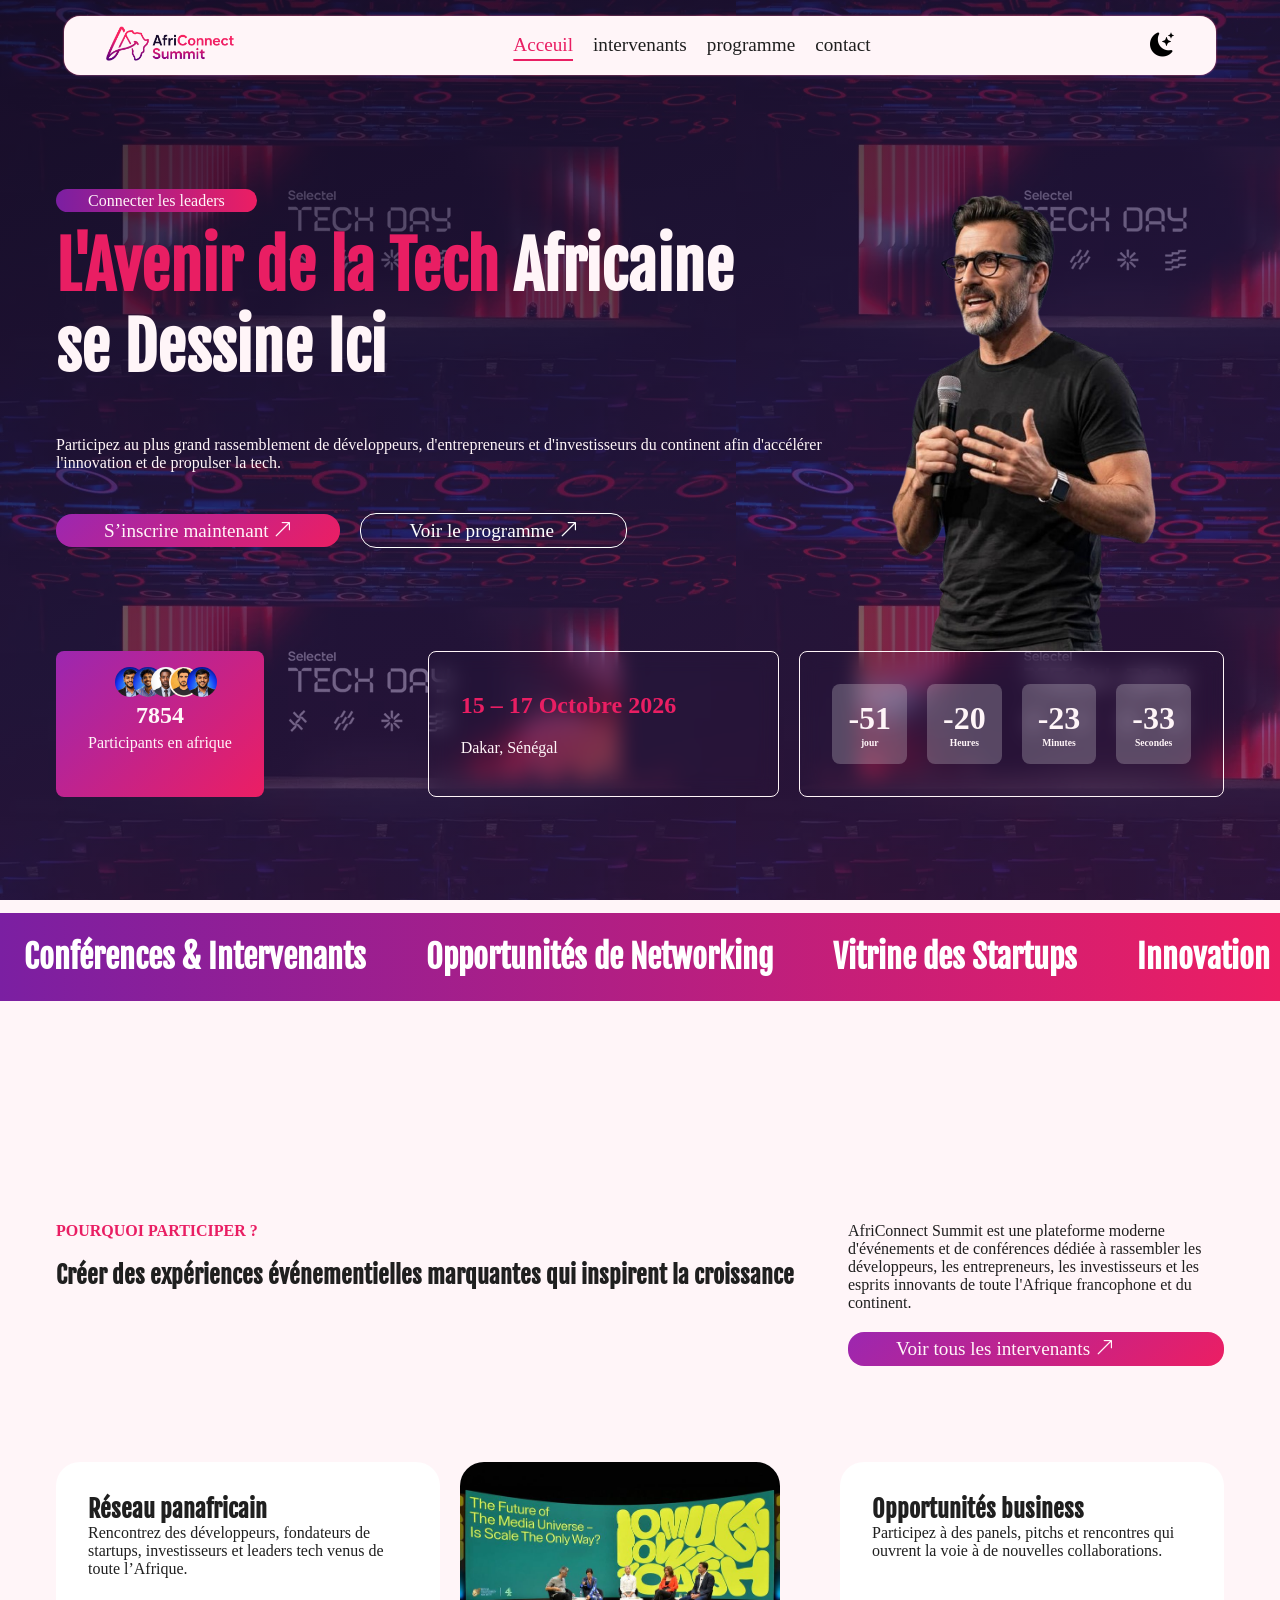
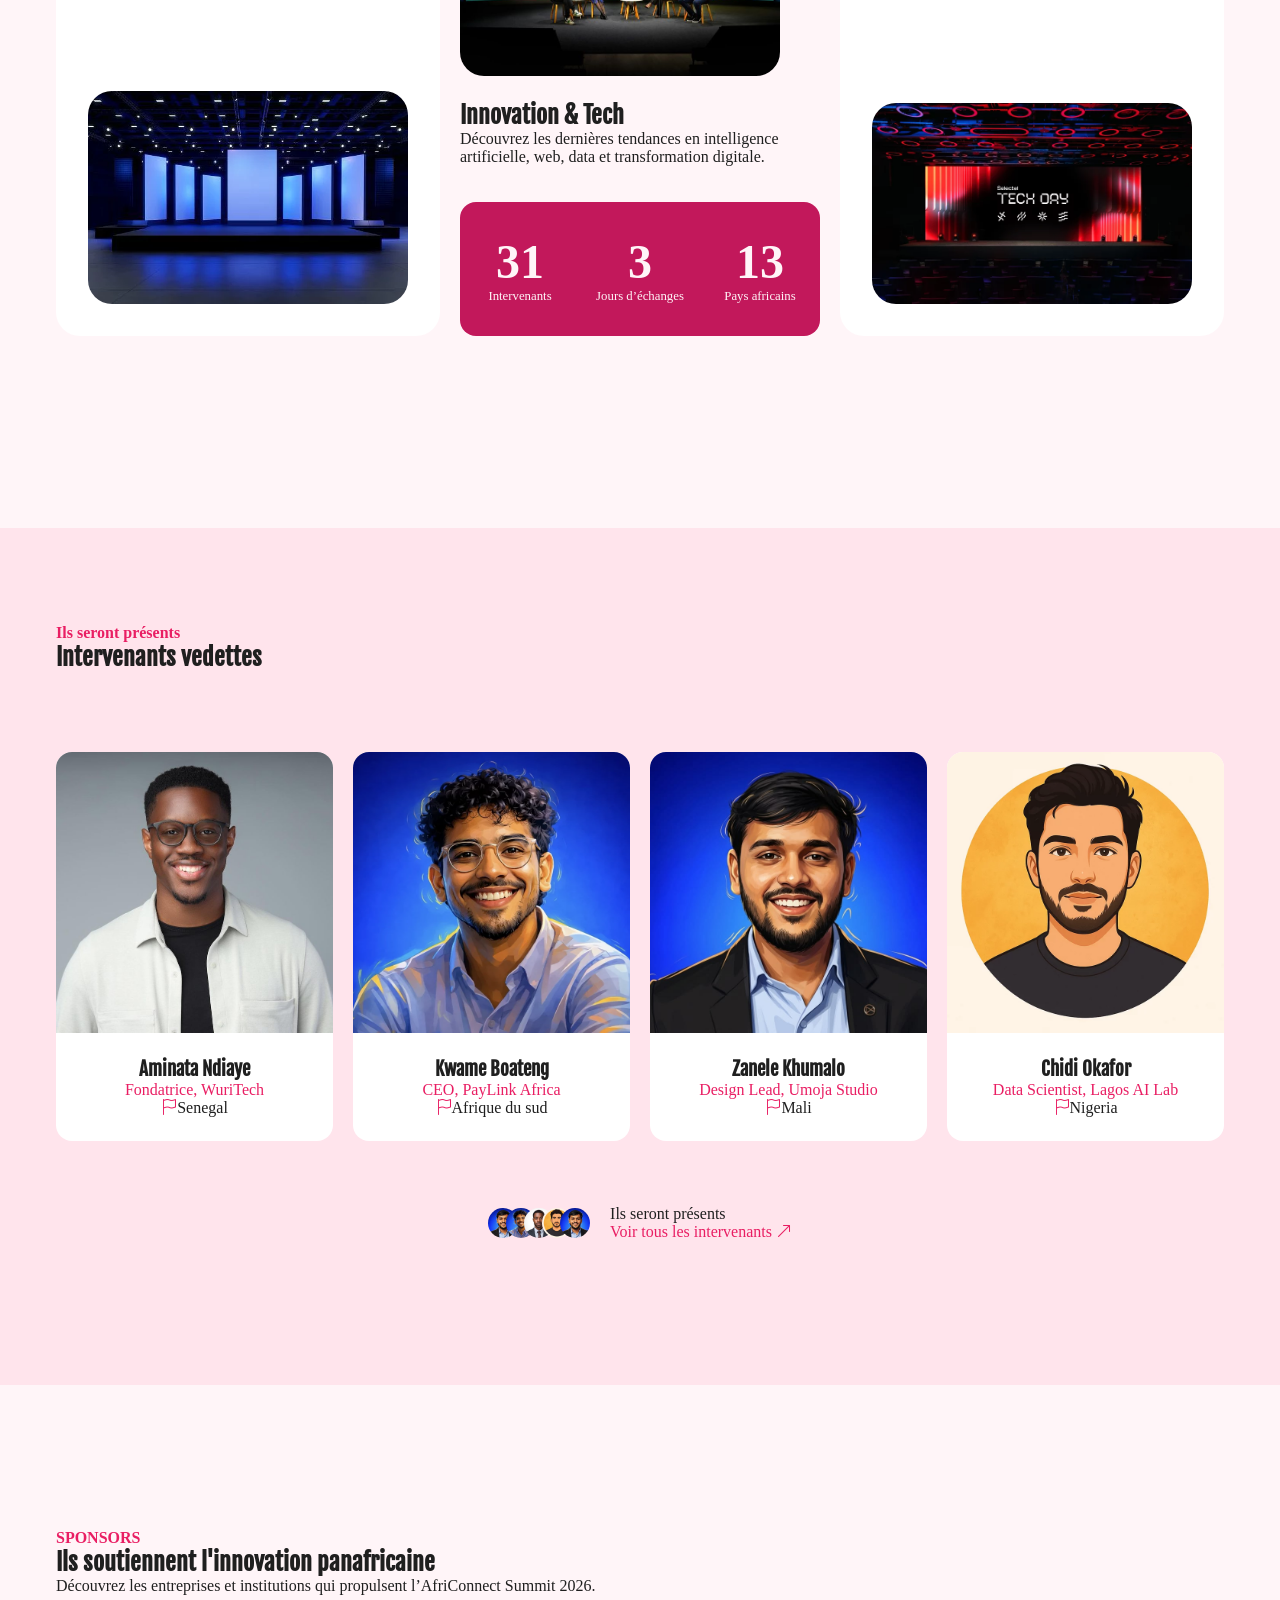
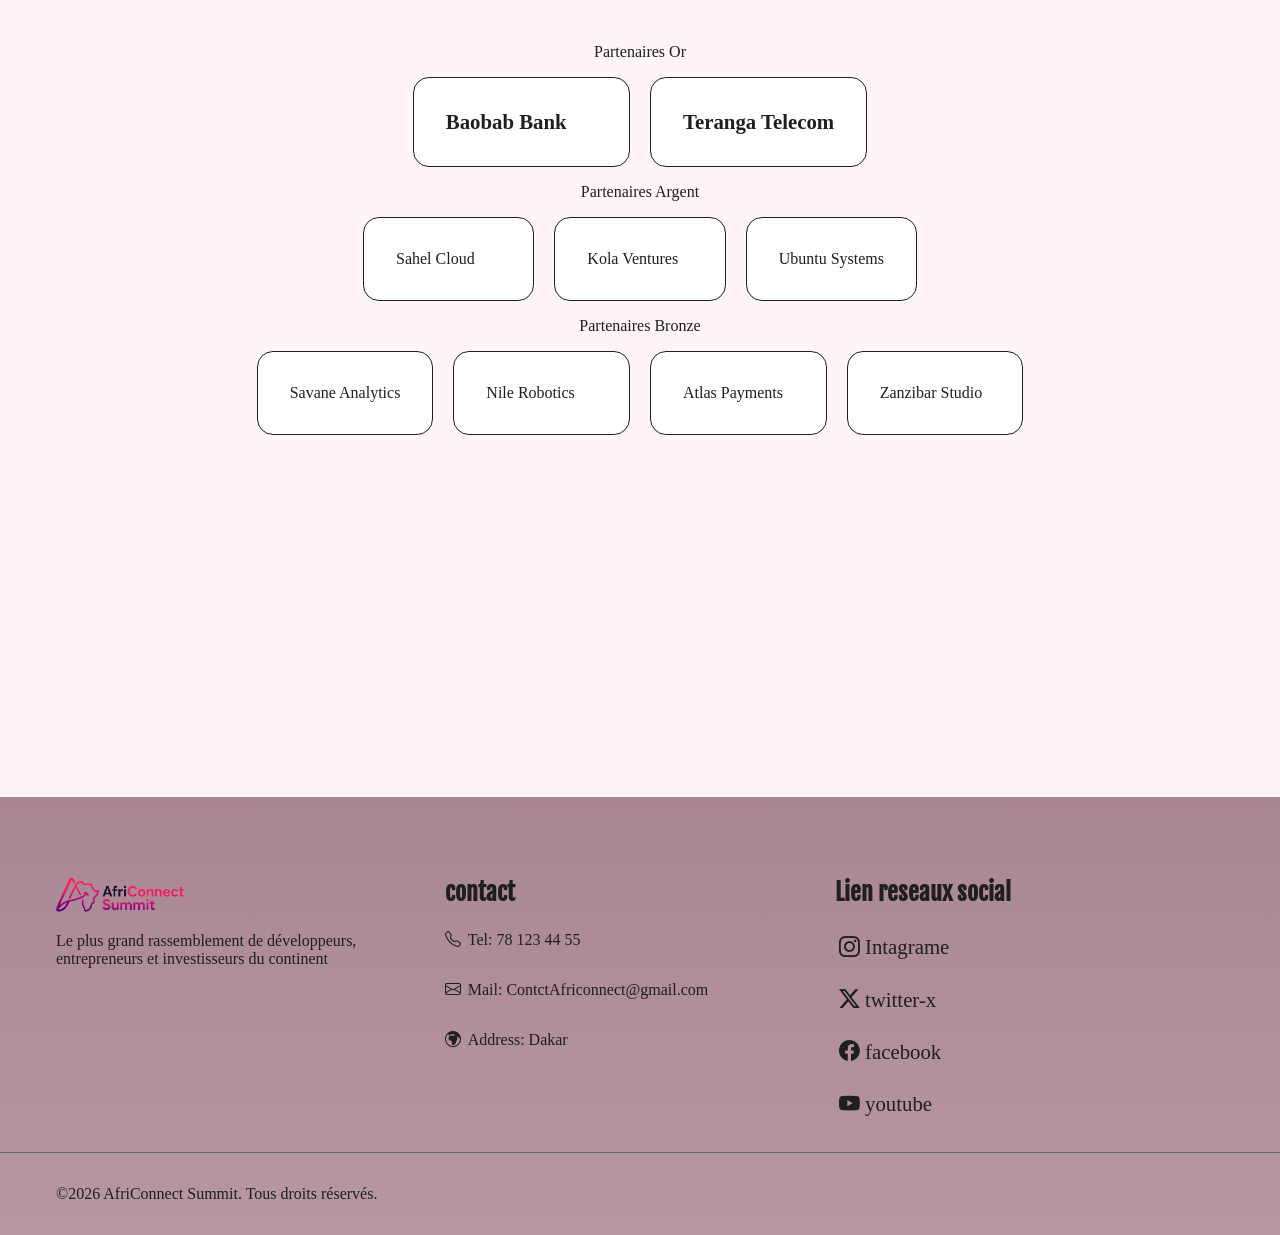
<file: index.html>
<!DOCTYPE html>
<html lang="fr">

<head>
    <meta charset="UTF-8">
    <meta name="viewport" content="width=device-width, initial-scale=1.0">
    <title>AfriConnect Summit 2026</title>
    <link rel="stylesheet" href="css/style.css" type="text/css">
    <link rel="icon" href="images/logo1.png" type="image/png">
    <link rel="stylesheet" href="https://cdn.jsdelivr.net/npm/bootstrap-icons@1.13.1/font/bootstrap-icons.min.css">
</head>

<body>
    <header>
        <div class="navbar">
            <a href="#" class="logo">
                <img src="image/logo1.png" alt="">
            </a>
            <nav class="link">
                <ul>
                    <li><a href="#" class="btnMenu active">Acceuil</a></li>
                    <li><a href="intervenants.html">intervenants</a></li>
                    <li><a href="programme.html">programme</a></li>
                    <li><a href="contact.html">contact</a></li>
                </ul>
            </nav>
            <div class="btnNavbar">
                <button class="brnDark">
                    <i class="bi bi-moon-stars-fill"></i>
                </button>
                <button class="burger">
                    <i class="bi bi-list"></i>
                </button>
            </div>
        </div>
        <!-- navbar mobile -->
        <div id="menuMobile" class="container">
            <nav class="linkMobile">
                <ul>
                    <li><a href="#" class="btnMenu active">Acceuil</a></li>
                    <li><a href="intervenants.html">intervenants</a></li>
                    <li><a href="programme.html">programme</a></li>
                    <li><a href="contact.html">contact</a></li>
                </ul>
            </nav>
        </div>
    </header>

    <main>
        <section class="hero container">
            <div class="confesc">
                <div>
                    <span class="spanLeaders">Connecter les leaders</span>
                    <h1 class="heroH1"><span class="spanColors">L'Avenir de la Tech</span> Africaine <br> se Dessine Ici
                    </h1>
                    <p>Participez au plus grand rassemblement de développeurs, d'entrepreneurs et d'investisseurs du
                        continent
                        afin d'accélérer <br> l'innovation et de propulser la tech.</p>

                    <ul class="btnHero">
                        <li><a href="#" class="btnPrimary">S’inscrire maintenant <i
                                    class="bi bi-arrow-up-right"></i></a></li>
                        <li><a href="programme.html" class="btnSecondary">Voir le programme <i
                                    class="bi bi-arrow-up-right"></i></a></li>
                    </ul>
                </div>
                <div class="confe">
                    <img src="image/confe.png" alt="">
                </div>
            </div>

            <div class="compteur">
                <div class="comptRebour">
                    <div class="grid1">
                        <div class="grid1Span1">
                            <span class="nbrspan1grid1">0</span>
                            <span class="grid1spn1lett">jour</span>
                        </div>
                        <div class="grid1Span1">
                            <span class="nbrspan1grid1">0</span>
                            <span class="grid1spn1lett">Heures</span>
                        </div>
                        <div class="grid1Span1">
                            <span class="nbrspan1grid1">0</span>
                            <span class="grid1spn1lett">Minutes</span>
                        </div>
                        <div class="grid1Span1">
                            <span class="nbrspan1grid1">0</span>
                            <span class="grid1spn1lett">Secondes</span>
                        </div>
                    </div>
                </div>

                <div class="grid2">
                    <span class="grid2Span">15 – 17 Octobre 2026</span>
                    <span>Dakar, Sénégal</span>
                </div>
                <div class="grid3">
                    <div>
                        <div class="avatar">
                            <img src="image/avatar1.jpg" alt="avatar1">
                            <img src="image/avatar2.png" alt="avatar2">
                            <img src="image/avatar3.jpg" alt="avatar3">
                            <img src="image/avatar4.webp" alt="avatar4">
                            <img src="image/avatar1.jpg" alt="avatar1">
                        </div>
                        <span data-nbr-i="10200" class="nbrIn nbrParticipant">0</span>
                        <span>Participants en afrique</span>
                    </div>
                </div>
            </div>
        </section>
        <div class="marque">
            <div>
                <h1>Conférences & Intervenants</h1>
                <h1>Opportunités de Networking</h1>
                <h1>Vitrine des Startups</h1>
                <h1>Innovation</h1>
                <h1>Révolution Digitale</h1>
                <h1>Partenariats</h1>

                <h1>Conférences & Intervenants</h1>
                <h1>Opportunités de Networking</h1>
                <h1>Vitrine des Startups</h1>
                <h1>Innovation</h1>
                <h1>Révolution Digitale</h1>
                <h1>Partenariats</h1>

                <h1>Conférences & Intervenants</h1>
                <h1>Opportunités de Networking</h1>
                <h1>Vitrine des Startups</h1>
                <h1>Innovation</h1>
                <h1>Révolution Digitale</h1>
                <h1>Partenariats</h1>

                <h1>Conférences & Intervenants</h1>
                <h1>Opportunités de Networking</h1>
                <h1>Vitrine des Startups</h1>
                <h1>Innovation</h1>
                <h1>Révolution Digitale</h1>
                <h1>Partenariats</h1>
            </div>
        </div>

        <section>
            <div class="container">
                <div class="sectionPour">
                    <div class="gridpour1">
                        <span>POURQUOI PARTICIPER ?</span>
                        <h1>Créer des expériences
                            événementielles marquantes qui inspirent la croissance</h1>
                    </div>
                    <div class="gridpour2">
                        <p>AfriConnect Summit est une plateforme moderne d'événements et de conférences dédiée à
                            rassembler
                            les développeurs, les entrepreneurs, les investisseurs et les esprits innovants de toute
                            l'Afrique francophone et du continent.</p>
                        <a href="intervenants.html" class="btnPrimary btnsecm">Voir tous les intervenants <i
                                class="bi bi-arrow-up-right"></i></a>
                    </div>
                </div>
                <div class="sectionPour2">
                    <div class="divGrir1">
                        <div>
                            <h2>Réseau panafricain</h2>
                            <p>
                                Rencontrez des développeurs, fondateurs de startups, investisseurs et leaders tech
                                venus
                                de
                                toute l’Afrique.
                            </p>
                        </div>
                        <img src="image/sect1.webp" alt="">
                    </div>
                    <div class="divGrir2">
                        <img src="image/sect2.jpg" alt="">
                        <div>
                            <h2>Innovation & Tech</h2>
                            <p>
                                Découvrez les dernières tendances en intelligence artificielle, web, data et
                                transformation
                                digitale.
                            </p>
                        </div>
                    </div>
                    <div class="divGrir3">
                        <div>
                            <h2>Opportunités business</h2>
                            <p>
                                Participez à des panels, pitchs et rencontres qui ouvrent la voie à de nouvelles
                                collaborations.
                            </p>
                        </div>
                        <img src="image/heroImg.webp" alt="">
                    </div>
                    <div class="divGrir4">
                        <div class="dvgrid4">
                            <span data-nbr-i="48" class="nbrIn dvgrid4Nbr">0</span>
                            <span class="dvgrid4Txt">Intervenants</span>
                        </div>
                        <div class="dvgrid4">
                            <span data-nbr-i="3" class="nbrIn dvgrid4Nbr">0</span>
                            <span class="dvgrid4Txt dvgrid4Txt2">Jours d’échanges</span>
                        </div>
                        <div class="dvgrid4">
                            <span data-nbr-i="13" class="nbrIn dvgrid4Nbr">0</span>
                            <span class="dvgrid4Txt">Pays africains</span>
                        </div>
                    </div>
                </div>
            </div>
        </section>
        <section class="sectionmod1">
            <div class="container">
                <div class="sectionPresence">
                    <span>Ils seront présents</span>
                    <h1>Intervenants vedettes</h1>
                    <div>
                        <article class="sceIntervenant">
                            <div>
                                <img src="image/avatar5.jpg" alt="avatar3">
                            </div>
                            <h3>Aminata Ndiaye</h3>
                            <p class="paraIntervene">Fondatrice, WuriTech</p>
                            <p class="paraIntervene2"><i class="bi bi-flag paraIntervene"></i>Senegal</p>
                        </article>
                        <article class="sceIntervenant">
                            <div>
                                <img src="image/avatar2.png" alt="avatar2">
                            </div>
                            <h3>Kwame Boateng</h3>
                            <p class="paraIntervene">CEO, PayLink Africa</p>
                            <p class="paraIntervene2"><i class="bi bi-flag paraIntervene"></i>Afrique du sud</p>
                        </article>
                        <article class="sceIntervenant">
                            <div>
                                <img src="image/avatar1.jpg" alt="avatar1">
                            </div>
                            <h3>Zanele Khumalo</h3>
                            <p class="paraIntervene">Design Lead, Umoja Studio</p>
                            <p class="paraIntervenep2"><i class="bi bi-flag paraIntervene"></i>Mali</p>
                        </article>
                        <article class="sceIntervenant">
                            <div>
                                <img src="image/avatar4.webp" alt="avatar4">
                            </div>
                            <h3>Chidi Okafor</h3>
                            <p class="paraIntervene">Data Scientist, Lagos AI Lab</p>
                            <p class="paraIntervene2"><i class="bi bi-flag paraIntervene"></i>Nigeria</p>
                        </article>
                    </div>
                </div>
                <div class="btnIntervenant">
                    <div class="avatar">
                        <img src="image/avatar1.jpg" alt="avatar1">
                        <img src="image/avatar2.png" alt="avatar2">
                        <img src="image/avatar3.jpg" alt="avatar3">
                        <img src="image/avatar4.webp" alt="avatar4">
                        <img src="image/avatar1.jpg" alt="avatar1">
                    </div>
                    <div class="btnIntervenant2">
                        <span>Ils seront présents</span>
                        <a href="intervenants.html" class="btnPrimar">Voir tous les intervenants
                            <i class="bi bi-arrow-up-right"></i>
                        </a>
                    </div>
                </div>
            </div>
        </section>
        <section>
            <div class="container">
                <div class="sectionSponsors">
                    <span>SPONSORS</span>
                    <h2>Ils soutiennent l'innovation panafricaine</h2>
                    <p>
                        Découvrez les entreprises et institutions qui propulsent l’AfriConnect Summit 2026.
                    </p>
                    <div>
                        <div>
                            <div class="txtPartenaire">Partenaires Or</div>
                            <div class="gridPartenaires1">
                                <div class="divpartenaire1"><span>Baobab Bank</span></div>
                                <div class="divpartenaire1"><span>Teranga Telecom</span></div>
                            </div>
                        </div>
                        <div>
                            <div class="txtPartenaire">Partenaires Argent</div>
                            <div class="gridPartenaires2">
                                <div class="divpartenaire1"><span>Sahel Cloud</span></div>
                                <div class="divpartenaire1"><span>Kola Ventures</span></div>
                                <div class="divpartenaire1"><span>Ubuntu Systems</span></div>
                            </div>
                        </div>
                        <div>
                            <div class="txtPartenaire">Partenaires Bronze</div>
                            <div class="gridPartenaires3">
                                <div class="divpartenaire1"><span>Savane Analytics</span></div>
                                <div class="divpartenaire1"><span>Nile Robotics</span></div>
                                <div class="divpartenaire1"><span>Atlas Payments</span></div>
                                <div class="divpartenaire1"><span>Zanzibar Studio</span></div>
                            </div>
                        </div>
                    </div>
                </div>
            </div>
        </section>
    </main>
    <footer>
        <div class="container">
            <div class="fotterLogo">
                <a href="#" class="logo">
                    <img src="image/logo1.png" alt="">
                </a>
                <p>
                    Le plus grand rassemblement de développeurs, entrepreneurs et investisseurs du continent
                </p>
            </div>
            <div>
                <h2>contact</h2>
                <div class="contfooter">
                    <div>
                        <i class="bi bi-telephone"></i>
                    </div>
                    <div>
                        <span>Tel:</span>
                        <span>78 123 44 55</span>
                    </div>
                </div>
                <div class="contfooter">
                    <div>
                        <i class="bi bi-envelope"></i>
                    </div>
                    <div>
                        <span>Mail:</span>
                        <span>ContctAfriconnect@gmail.com</span>
                    </div>
                </div>
                <div class="contfooter">
                    <div>
                        <i class="bi bi-globe-europe-africa"></i>
                    </div>
                    <div>
                        <span>Address:</span>
                        <span>Dakar</span>
                    </div>
                </div>
            </div>
            <div>
                <h2>Lien reseaux social</h2>
                <div class="linkSocial">
                    <a href="#" class="instagram">
                        <i class="bi bi-instagram"></i>
                        Intagrame
                    </a>
                    <a href="#" class="instagram">
                        <i class="bi bi-twitter-x"></i>
                        twitter-x
                    </a>
                    <a href="#" class="instagram">
                        <i class="bi bi-facebook"></i>
                        facebook
                    </a>
                    <a href="#" class="instagram">
                        <i class="bi bi-youtube"></i>
                        youtube
                    </a>
                </div>
            </div>
        </div>
        <div class="datfoot container">
            <p>©<span id="anneeActuelle"></span> AfriConnect Summit. Tous droits réservés.</p>
        </div>
    </footer>

    <button class="btnremonte">
        <i class="bi bi-arrow-up"></i>
    </button>
    <script src="js/main.js"></script>
</body>

</html>
</file>
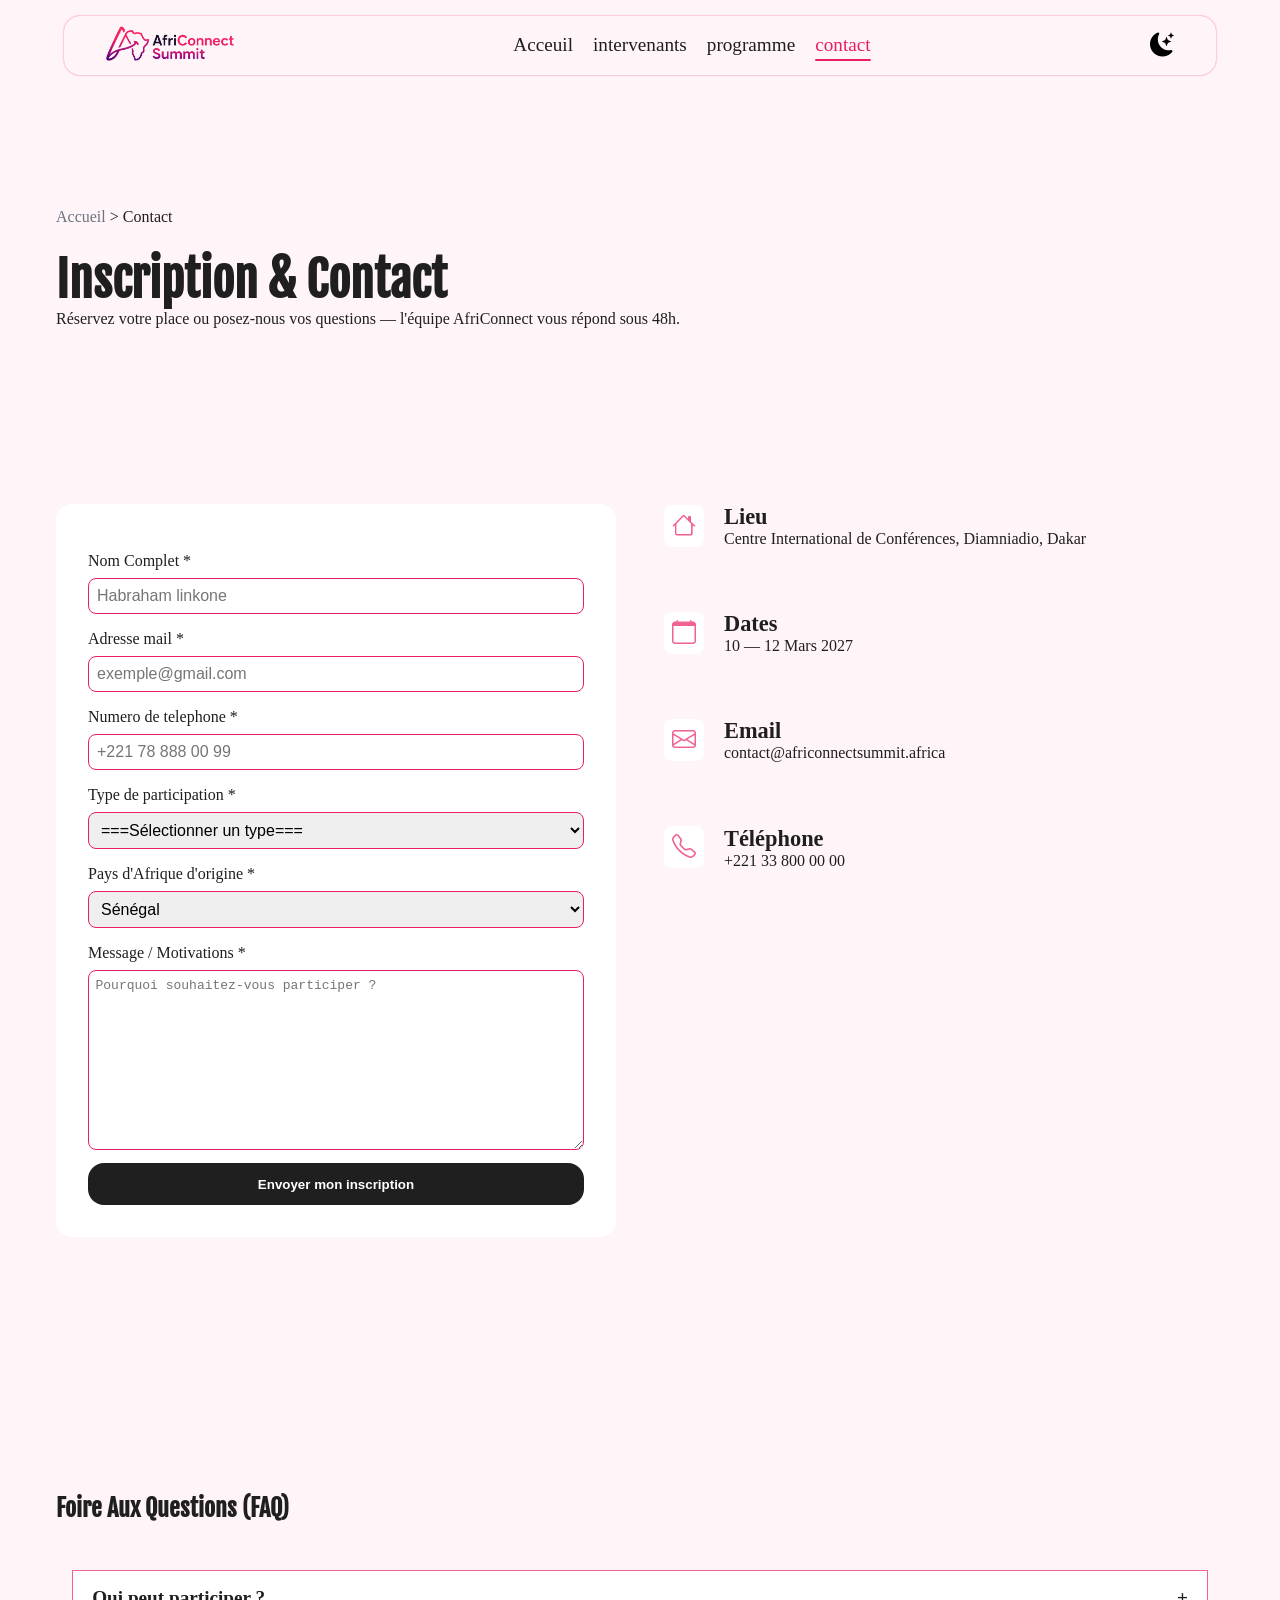
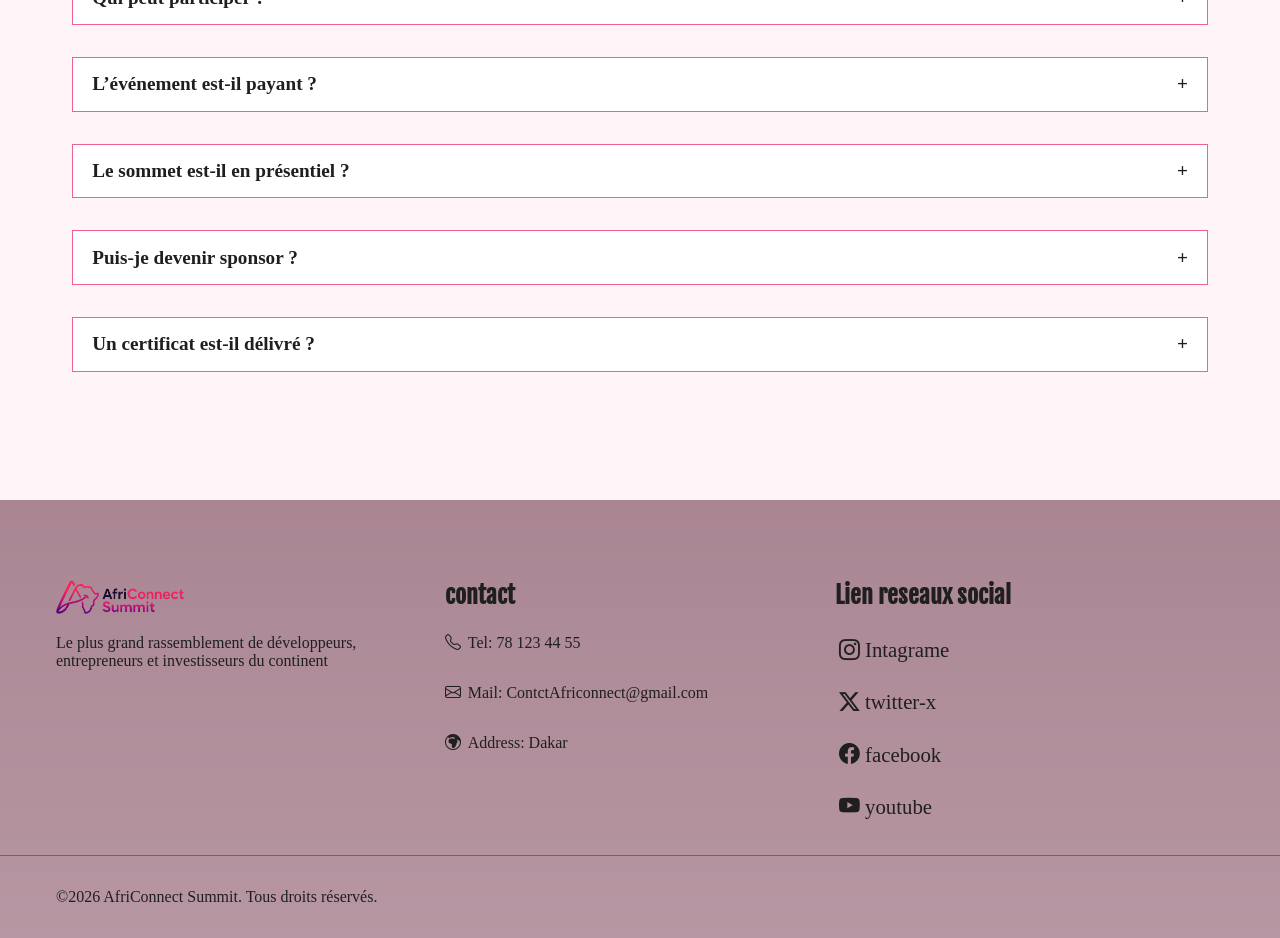
<file: contact.html>
<!DOCTYPE html>
<html lang="fr">

<head>
    <meta charset="UTF-8">
    <meta name="viewport" content="width=device-width, initial-scale=1.0">
    <title>Contact</title>
    <link rel="stylesheet" href="css/style.css" type="text/css">
    <link rel="icon" href="images/logo1.png" type="image/png">
    <link rel="stylesheet" href="https://cdn.jsdelivr.net/npm/bootstrap-icons@1.13.1/font/bootstrap-icons.min.css">
</head>

<body>
    <header>
        <div class="navbar">
            <a href="index.html" class="logo">
                <img src="image/logo1.png" alt="">
            </a>
            <nav class="link">
                <ul>
                    <li><a href="index.html">Acceuil</a></li>
                    <li><a href="intervenants.html">intervenants</a></li>
                    <li><a href="programme.html">programme</a></li>
                    <li><a href="#" class="btnMenu active">contact</a></li>
                </ul>
            </nav>
            <div class="btnNavbar">
                <button class="brnDark">
                    <i class="bi bi-moon-stars-fill"></i>
                </button>
                <button class="burger">
                    <i class="bi bi-list"></i>
                </button>
            </div>
        </div>
        <!-- navbar mobile -->
        <div id="menuMobile" class="container">
            <nav class="linkMobile">
                <ul>
                    <li><a href="#" class="btnMenu active">Acceuil</a></li>
                    <li><a href="intervenants.html">intervenants</a></li>
                    <li><a href="programme.html">programme</a></li>
                    <li><a href="contact.html">contact</a></li>
                </ul>
            </nav>
    </header>
    <main>
        <section>
            <div class="container">
                <div class="heroConatact">
                    <span><a href="index.html">Accueil</a> > Contact</span>
                    <h1>Inscription & Contact</h1>
                    <p>
                        Réservez votre place ou posez-nous vos questions — l'équipe AfriConnect vous répond sous 48h.
                    </p>
                </div>
            </div>
        </section>
        <section>
            <div class="container sectionContact">
                <form action="" class="formulaire">
                    <div class="sectContact">
                        <label for="">Nom Complet *</label>
                        <input type="text" id="nomUser" placeholder="Habraham linkone">
                        <p class="erreurNom textDanger">
                            erreur : votre nom doit etre superrieur ou egale a 2 caractere
                        </p>
                    </div>
                    <div class="sectContact">
                        <label for="">Adresse mail *</label>
                        <input type="email" id="mailUser" placeholder="exemple@gmail.com">
                        <p class="erreurMail textDanger">
                            erreur : le mail saisi est incorrect
                        </p>
                    </div>
                    <div class="sectContact">
                        <label for="">Numero de telephone *</label>
                        <input type="tel" id="telUser" placeholder="+221 78 888 00 99">
                        <p class="erreurTel textDanger">
                            erreur : le tel saisi est incorrect
                        </p>
                    </div>
                    <div class="sectContact">
                        <label for="">Type de participation *</label>
                        <select name="">
                            <option value="">===Sélectionner un type===</option>
                            <option value="">Participant Standard (Accès conférences)</option>
                            <option value="">Premium Pass (Conférences + Workshops)</option>
                            <option value="">Étudiant / Chercheur</option>
                            <option value="">Investisseur / Corporate</option>
                        </select>
                    </div>
                    <div class="sectContact">
                        <label for="">Pays d'Afrique d'origine *</label>
                        <select name="">
                            <option value="">Sénégal</option>
                            <option value="">Mali</option>
                            <option value="">Côte d'Ivoire</option>
                            <option value="">Cameroun</option>
                            <option value="">Bénin</option>
                            <option value="">Togo</option>
                            <option value="">Burkina Faso</option>
                            <option value="">Maroc</option>
                            <option value="">Tunisie</option>
                            <option value="">Gabon</option>
                        </select>
                    </div>
                    <div class="sectContact">
                        <label for="message">Message / Motivations *</label>
                        <textarea id="message" placeholder="Pourquoi souhaitez-vous participer ?"></textarea>
                        <p class="erreurMessage textDanger">
                            erreur : messge doit etre plus de 20 caractere
                        </p>
                    </div>
                    <div class="btnSendInscription">
                        <button type="submit">Envoyer mon inscription</button>
                    </div>
                    <div class="mesVal1">
                        <strong>Votre message a ete envoye avec succes!</strong>
                    </div>
                </form>
                <div class="parAdr">
                    <div class="adr">
                        <div>
                            <i class="bi bi-house"></i>
                        </div>
                        <div>
                            <strong>Lieu</strong>
                            <p>Centre International de Conférences, Diamniadio, Dakar</p>
                        </div>
                    </div>
                    <div class="adr">
                        <div>
                            <i class="bi bi-calendar"></i>
                        </div>
                        <div>
                            <strong>Dates</strong>
                            <p>10 — 12 Mars 2027</p>
                        </div>
                    </div>
                    <div class="adr">
                        <div>
                            <i class="bi bi-envelope"></i>
                        </div>
                        <div>
                            <strong>Email</strong>
                            <p>contact@africonnectsummit.africa</p>
                        </div>
                    </div>
                    <div class="adr">
                        <div>
                            <i class="bi bi-telephone"></i>
                        </div>
                        <div>
                            <strong>Téléphone</strong>
                            <p>+221 33 800 00 00</p>
                        </div>
                    </div>
                    <div class="iframSec">
                        <iframe
                            src="https://www.google.com/maps/embed?pb=!1m18!1m12!1m3!1d491292.5899650402!2d-23.69201659062501!3d15.844853750725772!2m3!1f0!2f0!3f0!3m2!1i1024!2i768!4f13.1!3m3!1m2!1s0x9358f2159115131%3A0x6b1af236f918ea1f!2sCabo%20Verde!5e0!3m2!1sen!2ssn!4v1783252467214!5m2!1sen!2ssn"
                            width="400" height="300" style="border:0;" allowfullscreen="" loading="lazy"
                            referrerpolicy="strict-origin-when-cross-origin"></iframe>
                    </div>
                </div>
            </div>
        </section>

        <section>
            <div class="container">
                <div class="faq">
                    <h2>Foire Aux Questions (FAQ)</h2>
                    <div class="faqItem">
                        <input type="checkbox" id="faq1">
                        <label for="faq1">
                            Qui peut participer ?
                        </label>
                        <div class="faqContent">
                            <p>
                                Toute personne intéressée par la tech et l’innovation en Afrique.
                            </p>
                        </div>
                    </div>
                    <div>
                        <div class="faqItem">
                            <input type="checkbox" id="faq2">
                            <label for="faq2">
                                L’événement est-il payant ?
                            </label>
                            <div class="faqContent">
                                <p>
                                    Oui, avec des passes standards et premium.
                                </p>
                            </div>
                        </div>
                        <div class="faqItem">
                            <input type="checkbox" id="faq3">
                            <label for="faq3">
                                Le sommet est-il en présentiel ?
                            </label>
                            <div class="faqContent">
                                <p>
                                    Oui, avec certaines sessions retransmises en ligne.
                                </p>
                            </div>
                        </div>
                        <div class="faqItem">
                            <input type="checkbox" id="faq4">
                            <label for="faq4">
                                Puis-je devenir sponsor ?
                            </label>
                            <div class="faqContent">
                                <p>
                                    Oui, contactez-nous via le formulaire.
                                </p>
                            </div>
                        </div>
                        <div class="faqItem">
                            <input type="checkbox" id="faq5">
                            <label for="faq5">
                                Un certificat est-il délivré ?
                            </label>
                            <div class="faqContent">
                                <p>
                                    Oui, à la fin de l’événement.
                                </p>
                            </div>
                        </div>
                    </div>
                </div>
        </section>
    </main>
    <footer>
        <div class="container">
            <div class="fotterLogo">
                <a href="#" class="logo">
                    <img src="image/logo1.png" alt="">
                </a>
                <p>
                    Le plus grand rassemblement de développeurs, entrepreneurs et investisseurs du continent
                </p>
            </div>
            <div>
                <h2>contact</h2>
                <div class="contfooter">
                    <div>
                        <i class="bi bi-telephone"></i>
                    </div>
                    <div>
                        <span>Tel:</span>
                        <span>78 123 44 55</span>
                    </div>
                </div>
                <div class="contfooter">
                    <div>
                        <i class="bi bi-envelope"></i>
                    </div>
                    <div>
                        <span>Mail:</span>
                        <span>ContctAfriconnect@gmail.com</span>
                    </div>
                </div>
                <div class="contfooter">
                    <div>
                        <i class="bi bi-globe-europe-africa"></i>
                    </div>
                    <div>
                        <span>Address:</span>
                        <span>Dakar</span>
                    </div>
                </div>
            </div>
            <div>
                <h2>Lien reseaux social</h2>
                <div class="linkSocial">
                    <a href="#" class="instagram">
                        <i class="bi bi-instagram"></i>
                        Intagrame
                    </a>
                    <a href="#" class="instagram">
                        <i class="bi bi-twitter-x"></i>
                        twitter-x
                    </a>
                    <a href="#" class="instagram">
                        <i class="bi bi-facebook"></i>
                        facebook
                    </a>
                    <a href="#" class="instagram">
                        <i class="bi bi-youtube"></i>
                        youtube
                    </a>
                </div>
            </div>
        </div>
        <div class="datfoot container">
            <p>©<span id="anneeActuelle"></span> AfriConnect Summit. Tous droits réservés.</p>
        </div>
    </footer>

    <button class="btnremonte">
        <i class="bi bi-arrow-up"></i>
    </button>

    <script src="js/main.js"></script>
</body>

</html>
</file>
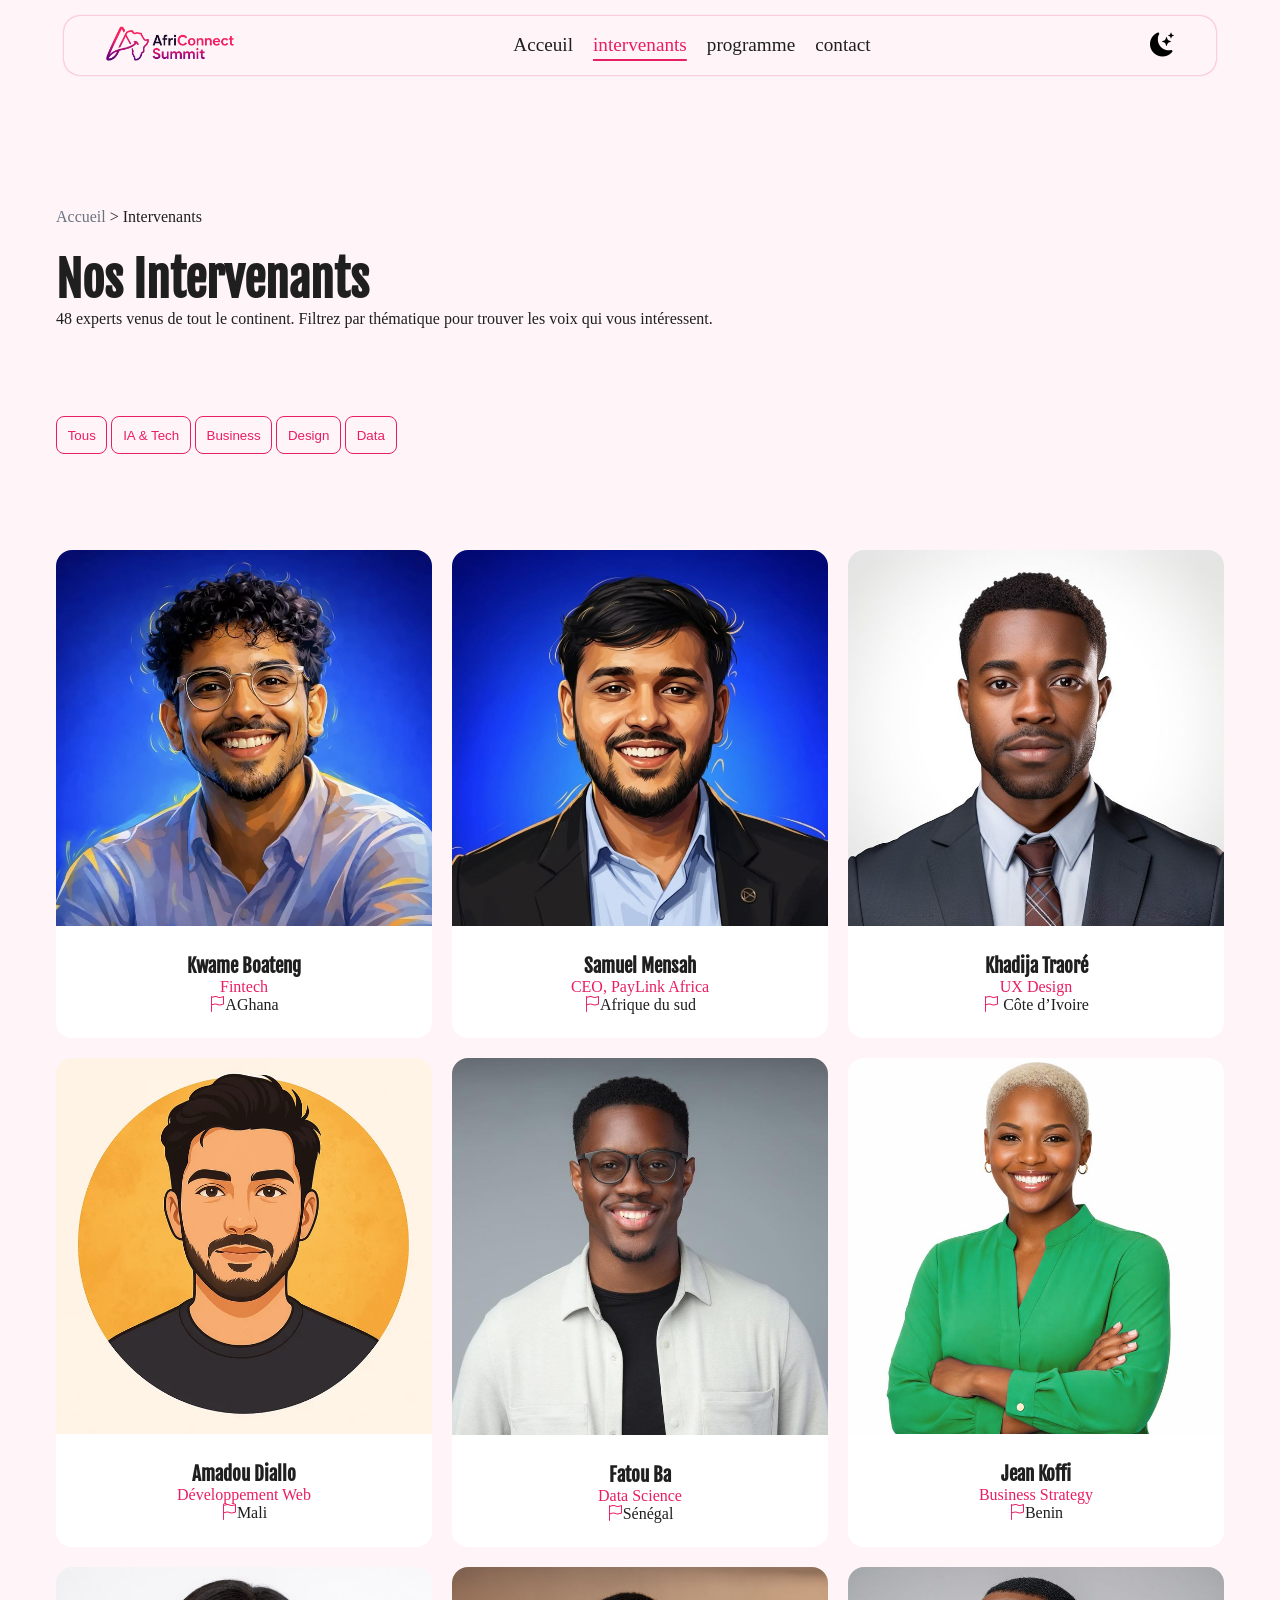
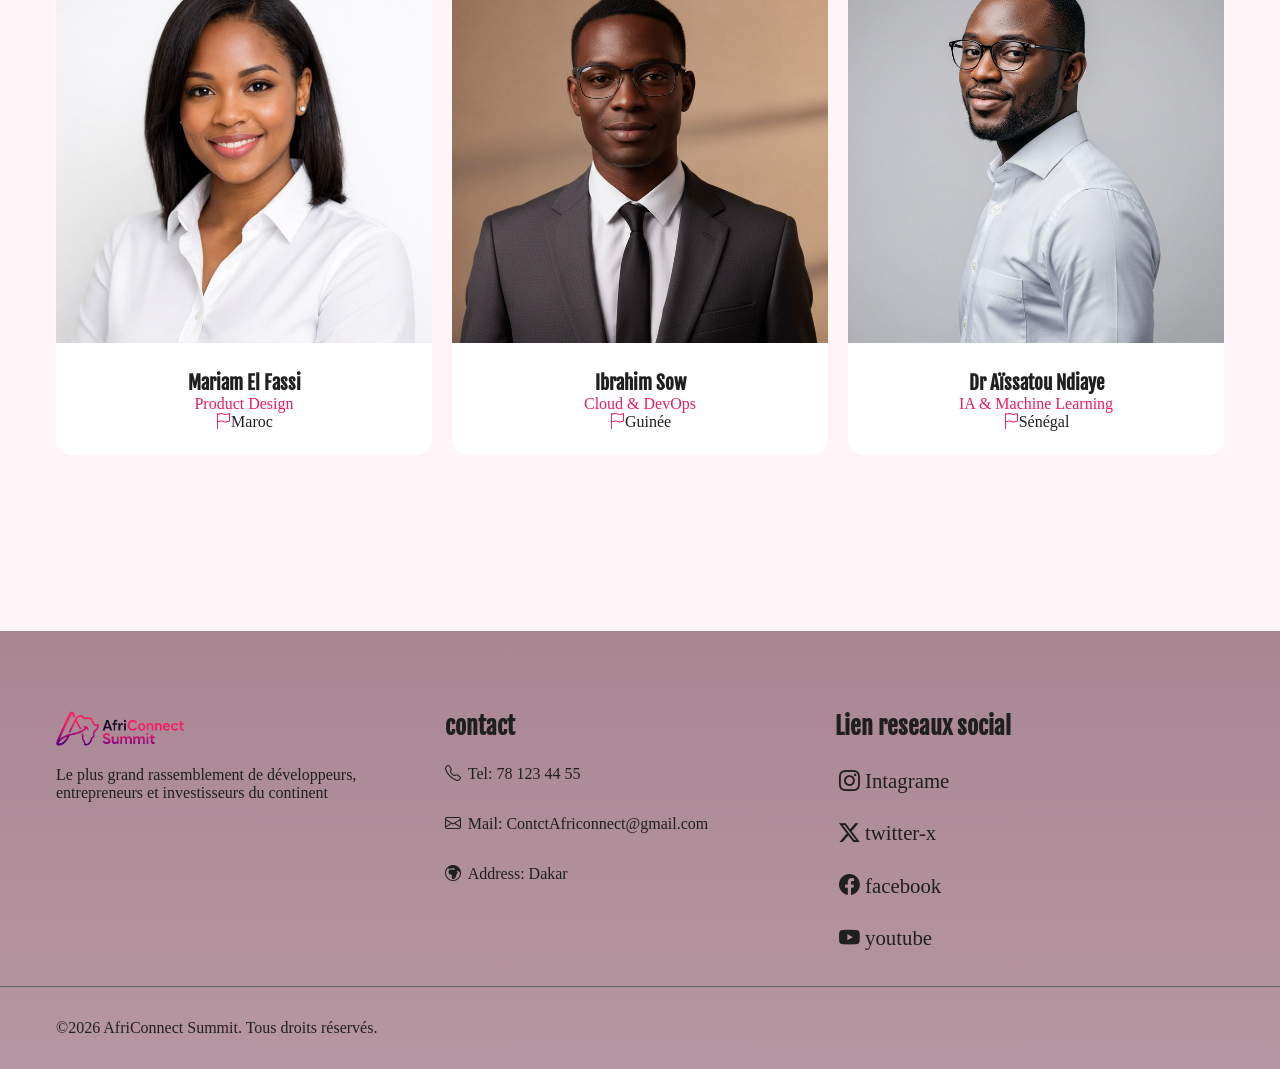
<file: intervenants.html>
<!DOCTYPE html>
<html lang="fr">

<head>
    <meta charset="UTF-8">
    <meta name="viewport" content="width=device-width, initial-scale=1.0">
    <title>Intervenants 2026</title>
    <link rel="stylesheet" href="css/style.css" type="text/css">
    <link rel="icon" href="images/logo1.png" type="image/png">
    <link rel="stylesheet" href="https://cdn.jsdelivr.net/npm/bootstrap-icons@1.13.1/font/bootstrap-icons.min.css">
</head>

<body>
    <header>
        <div class="navbar">
            <a href="index.html" class="logo">
                <img src="image/logo1.png" alt="">
            </a>
            <nav class="link">
                <ul>
                    <li><a href="index.html">Acceuil</a></li>
                    <li><a href="#" class="btnMenu active">intervenants</a></li>
                    <li><a href="programme.html">programme</a></li>
                    <li><a href="contact.html">contact</a></li>
                </ul>
            </nav>
            <div class="btnNavbar">
                <button class="brnDark">
                    <i class="bi bi-moon-stars-fill"></i>
                </button>
                <button class="burger">
                    <i class="bi bi-list"></i>
                </button>
            </div>
        </div>
        <!-- navbar mobile -->
        <div id="menuMobile" class="container">
            <nav class="linkMobile">
                <ul>
                    <li><a href="#" class="btnMenu active">Acceuil</a></li>
                    <li><a href="intervenants.html">intervenants</a></li>
                    <li><a href="programme.html">programme</a></li>
                    <li><a href="contact.html">contact</a></li>
                </ul>
            </nav>
    </header>
    <main>
        <section>
            <div class="container">
                <div class="heroInert">
                    <span><a href="index.html">Accueil</a> > Intervenants</span>
                    <h1>Nos Intervenants</h1>
                    <p>
                        48 experts venus de tout le continent. Filtrez par thématique pour trouver les voix qui vous
                        intéressent.
                    </p>
                </div>
            </div>
        </section>
        <div class="container">
            <div class="btnsearch">
                <button class="btnFiltre" data-category="tous">Tous</button>
                <button class="btnFiltre" data-category="ia_tech">IA & Tech</button>
                <button class="btnFiltre" data-category="Business">Business</button>
                <button class="btnFiltre" data-category="design">Design</button>
                <button class="btnFiltre" data-category="data">Data</button>
            </div>
        </div>
        <section>
            <div class="container">
                <h1 class="d-no">africonnectsummit</h1>
                <h2 class="d-no">africonnectsummit</h2>
                <div class="allIntervenants">
                    <article data-category="Business" class="sceIntervenant sceIntervenantAnime">
                        <div>
                            <img src="image/avatar2.png" alt="avatar2">
                        </div>
                        <h3>Kwame Boateng</h3>
                        <p class="paraIntervene">Fintech </p>
                        <p class="paraIntervene2"><i class="bi bi-flag paraIntervene"></i>AGhana</p>
                    </article>
                    <article data-category="ia_tech" class="sceIntervenant sceIntervenantAnime">
                        <div>
                            <img src="image/avatar1.jpg" alt="avatar1">
                        </div>
                        <h3>Samuel Mensah</h3>
                        <p class="paraIntervene">CEO, PayLink Africa</p>
                        <p class="paraIntervene2"><i class="bi bi-flag paraIntervene"></i>Afrique du sud</p>
                    </article>
                    <article data-category="data" class="sceIntervenant sceIntervenantAnime">
                        <div>
                            <img src="image/avatar3.jpg" alt="avatar3">
                        </div>
                        <h3>Khadija Traoré</h3>
                        <p class="paraIntervene">UX Design</p>
                        <p class="paraIntervene2"><i class="bi bi-flag paraIntervene"></i> Côte d’Ivoire</p>
                    </article>
                    <article data-category="design" class="sceIntervenant sceIntervenantAnime">
                        <div>
                            <img src="image/avatar4.webp" alt="avatar4">
                        </div>
                        <h3>Amadou Diallo</h3>
                        <p class="paraIntervene">Développement Web</p>
                        <p class="paraIntervene2"><i class="bi bi-flag paraIntervene"></i>Mali</p>
                    </article>
                    <article data-category="ia_tech" class="sceIntervenant sceIntervenantAnime">
                        <div>
                            <img src="image/avatar5.jpg" alt="avatar5">
                        </div>
                        <h3>Fatou Ba</h3>
                        <p class="paraIntervene">Data Science</p>
                        <p class="paraIntervene2"><i class="bi bi-flag paraIntervene"></i>Sénégal</p>
                    </article>
                    <article data-category="Business" class="sceIntervenant sceIntervenantAnime">
                        <div>
                            <img src="image/avatar6.jpg" alt="avatar6">
                        </div>
                        <h3>Jean Koffi</h3>
                        <p class="paraIntervene">Business Strategy</p>
                        <p class="paraIntervene2"><i class="bi bi-flag paraIntervene"></i>Benin</p>
                    </article>
                    <article data-category="data" class="sceIntervenant sceIntervenantAnime">
                        <div>
                            <img src="image/avatar7.jpg" alt="avatar7">
                        </div>
                        <h3>Mariam El Fassi</h3>
                        <p class="paraIntervene">Product Design</p>
                        <p class="paraIntervene2"><i class="bi bi-flag paraIntervene"></i>Maroc</p>
                    </article>
                    <article data-category="data" class="sceIntervenant sceIntervenantAnime">
                        <div>
                            <img src="image/avatar8.jpg" alt="avatar8">
                        </div>
                        <h3>Ibrahim Sow</h3>
                        <p class="paraIntervene">Cloud & DevOps</p>
                        <p class="paraIntervene2"><i class="bi bi-flag paraIntervene"></i>Guinée</p>
                    </article>
                    <article data-category="ia_tech" class="sceIntervenant sceIntervenantAnime">
                        <div>
                            <img src="image/avatar9.jpg" alt="avatar9">
                        </div>
                        <h3>Dr Aïssatou Ndiaye</h3>
                        <p class="paraIntervene">IA & Machine Learning</p>
                        <p class="paraIntervene2"><i class="bi bi-flag paraIntervene"></i>Sénégal</p>
                    </article>
                </div>
            </div>
        </section>
    </main>
    <footer>
        <div class="container">
            <div class="fotterLogo">
                <a href="#" class="logo">
                    <img src="image/logo1.png" alt="">
                </a>
                <p>
                    Le plus grand rassemblement de développeurs, entrepreneurs et investisseurs du continent
                </p>
            </div>
            <div>
                <h2>contact</h2>
                <div class="contfooter">
                    <div>
                        <i class="bi bi-telephone"></i>
                    </div>
                    <div>
                        <span>Tel:</span>
                        <span>78 123 44 55</span>
                    </div>
                </div>
                <div class="contfooter">
                    <div>
                        <i class="bi bi-envelope"></i>
                    </div>
                    <div>
                        <span>Mail:</span>
                        <span>ContctAfriconnect@gmail.com</span>
                    </div>
                </div>
                <div class="contfooter">
                    <div>
                        <i class="bi bi-globe-europe-africa"></i>
                    </div>
                    <div>
                        <span>Address:</span>
                        <span>Dakar</span>
                    </div>
                </div>
            </div>
            <div>
                <h2>Lien reseaux social</h2>
                <div class="linkSocial">
                    <a href="#" class="instagram">
                        <i class="bi bi-instagram"></i>
                        Intagrame
                    </a>
                    <a href="#" class="instagram">
                        <i class="bi bi-twitter-x"></i>
                        twitter-x
                    </a>
                    <a href="#" class="instagram">
                        <i class="bi bi-facebook"></i>
                        facebook
                    </a>
                    <a href="#" class="instagram">
                        <i class="bi bi-youtube"></i>
                        youtube
                    </a>
                </div>
            </div>
        </div>
        <div class="datfoot container">
            <p>©<span id="anneeActuelle"></span> AfriConnect Summit. Tous droits réservés.</p>
        </div>
    </footer>

    <button class="btnremonte">
        <i class="bi bi-arrow-up"></i>
    </button>

    <script src="js/main.js"></script>
</body>

</html>
</file>
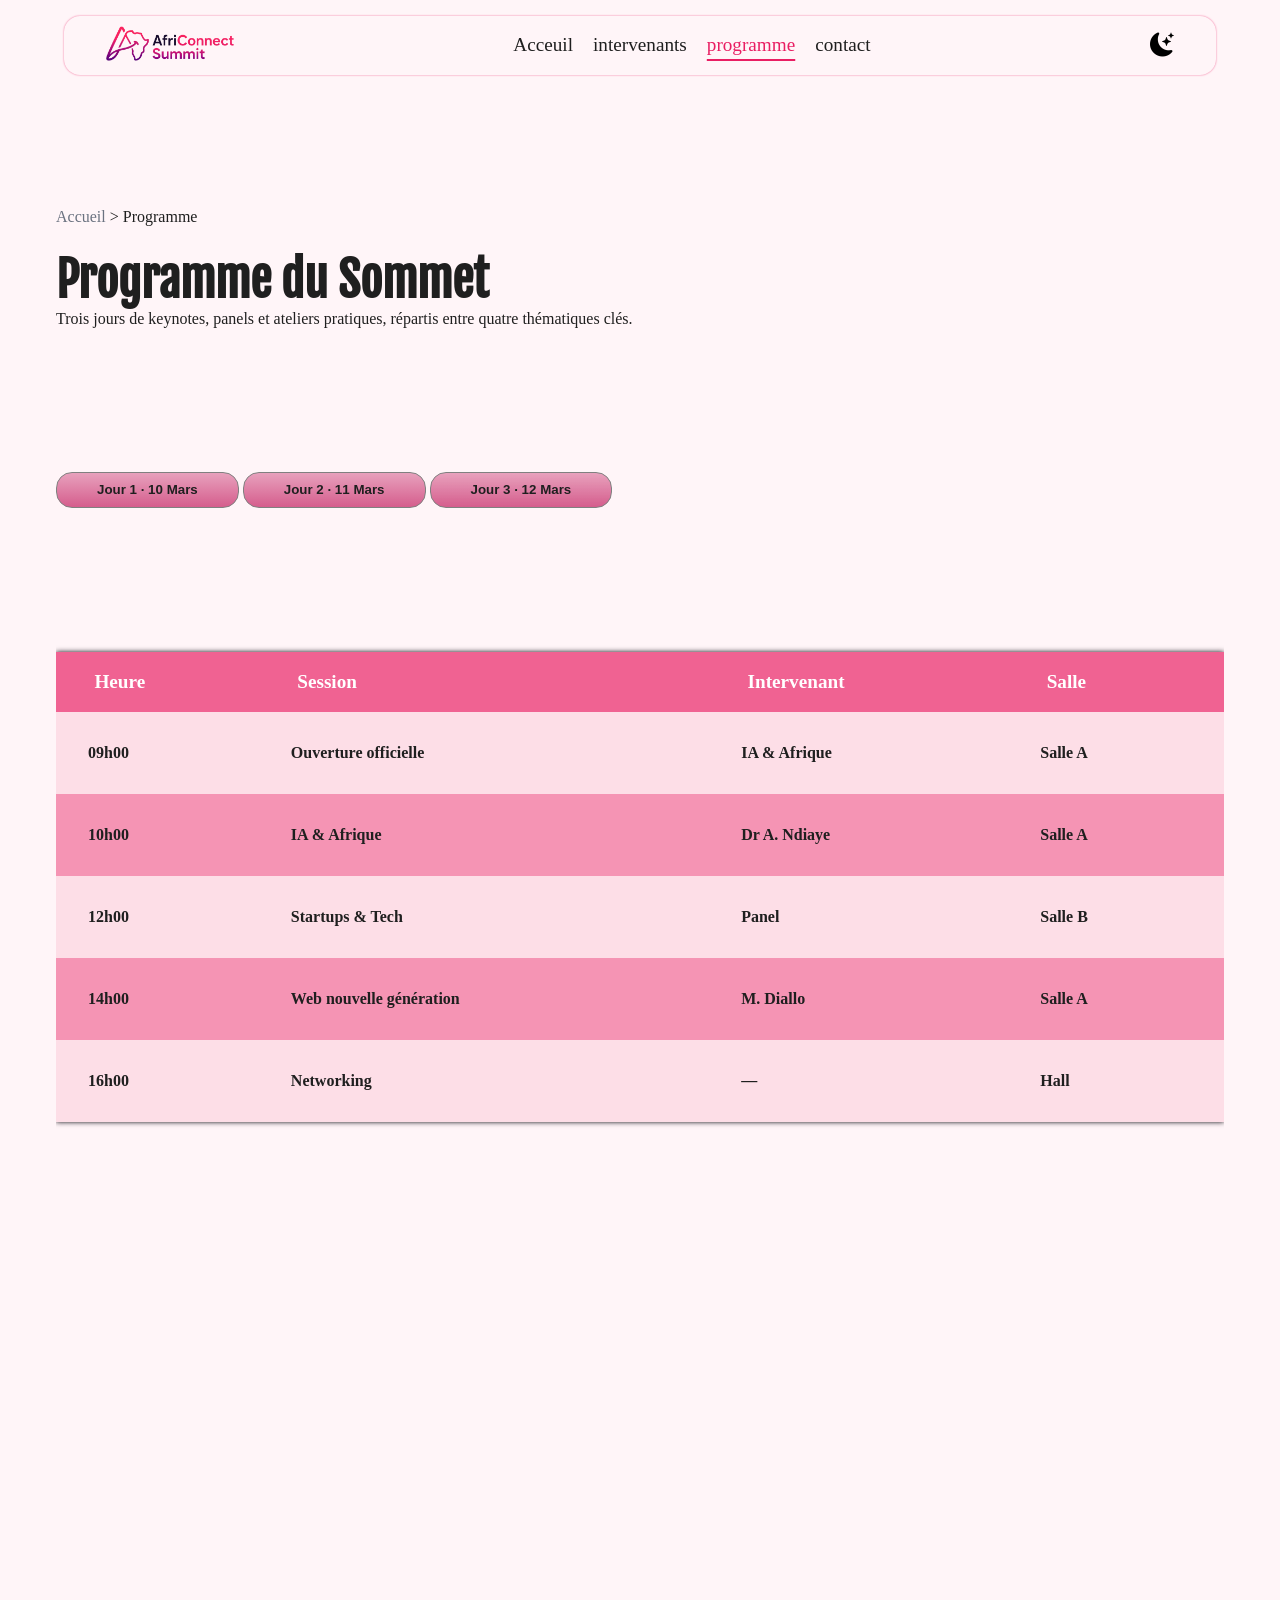
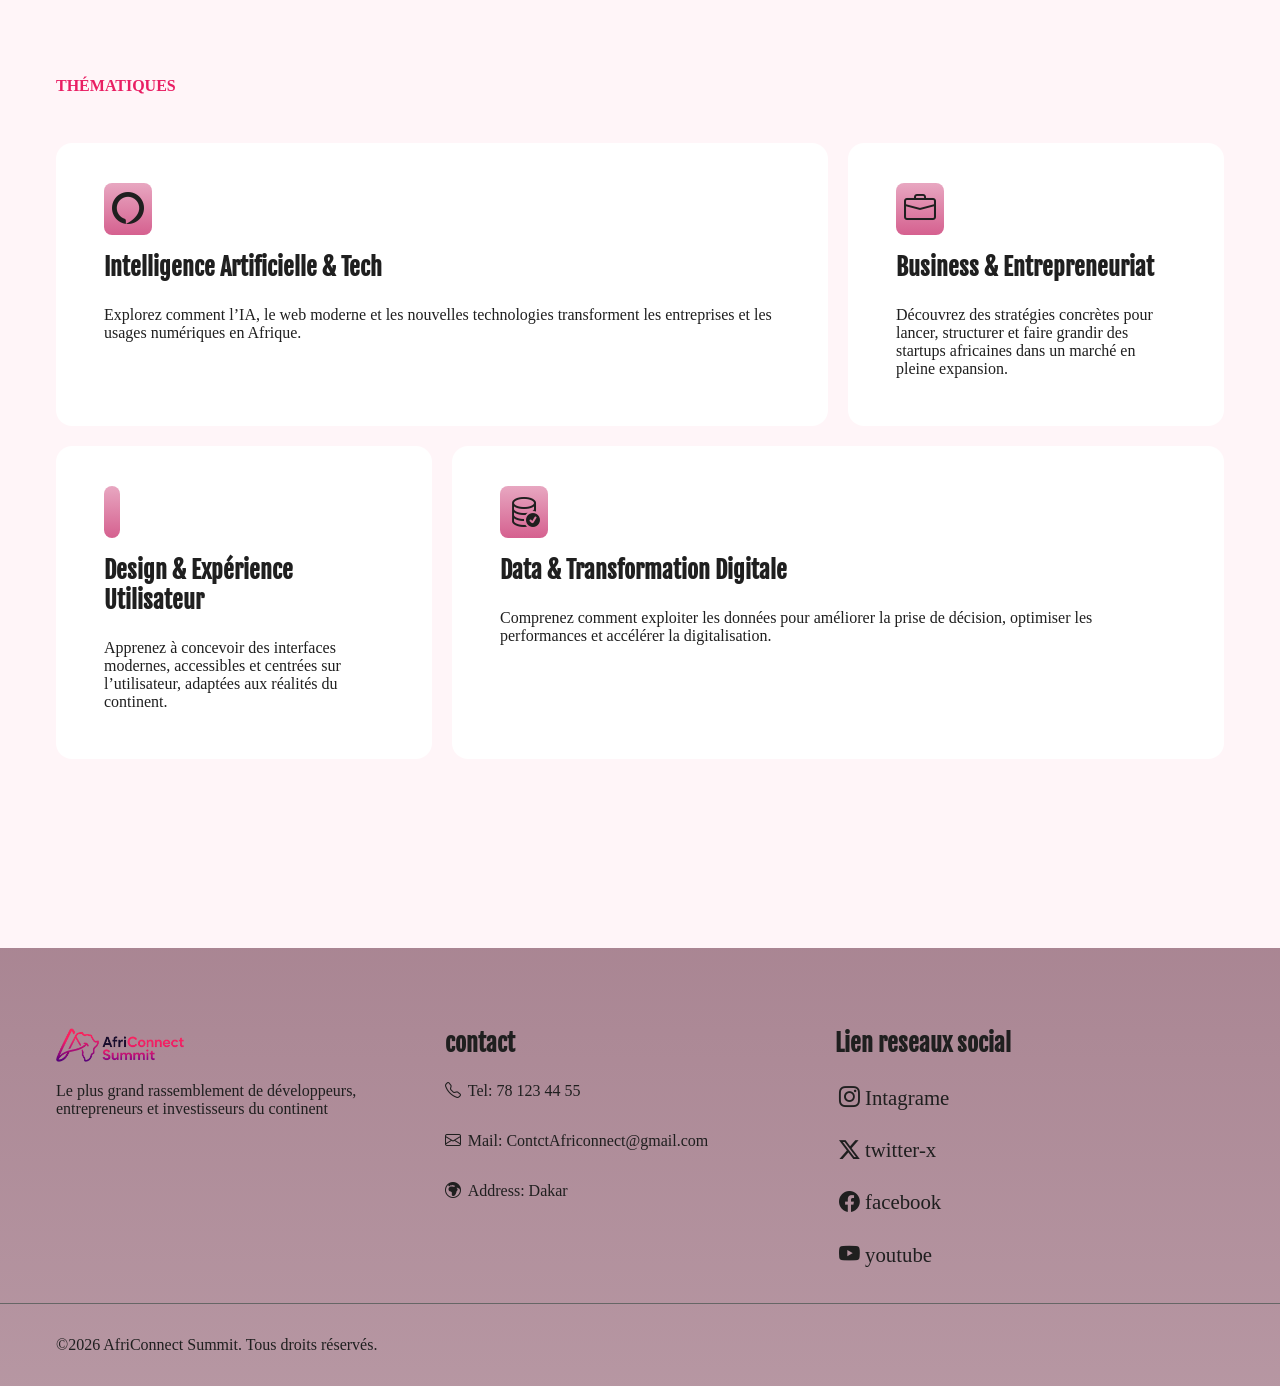
<file: programme.html>
<!DOCTYPE html>
<html lang="fr">

<head>
    <meta charset="UTF-8">
    <meta name="viewport" content="width=device-width, initial-scale=1.0">
    <title>Programme 2026</title>
    <link rel="stylesheet" href="css/style.css" type="text/css">
    <link rel="icon" href="images/logo1.png" type="image/png">
    <link rel="stylesheet" href="https://cdn.jsdelivr.net/npm/bootstrap-icons@1.13.1/font/bootstrap-icons.min.css">
</head>

<body>
    <header>
        <div class="navbar">
            <a href="index.html" class="logo">
                <img src="image/logo1.png" alt="">
            </a>
            <nav class="link">
                <ul>
                    <li><a href="index.html">Acceuil</a></li>
                    <li><a href="intervenants.html">intervenants</a></li>
                    <li><a href="#" class="btnMenu active">programme</a></li>
                    <li><a href="contact.html">contact</a></li>
                </ul>
            </nav>
            <div class="btnNavbar">
                <button class="brnDark">
                    <i class="bi bi-moon-stars-fill"></i>
                </button>
                <button class="burger">
                    <i class="bi bi-list"></i>
                </button>
            </div>
        </div>
        <!-- navbar mobile -->
        <div id="menuMobile" class="container">
            <nav class="linkMobile">
                <ul>
                    <li><a href="#" class="btnMenu active">Acceuil</a></li>
                    <li><a href="intervenants.html">intervenants</a></li>
                    <li><a href="programme.html">programme</a></li>
                    <li><a href="contact.html">contact</a></li>
                </ul>
            </nav>
    </header>

    <main>
        <section>
            <div class="container">
                <div class="heroProg">
                    <span><a href="index.html">Accueil</a> > Programme</span>
                    <h1>Programme du Sommet</h1>
                    <p>
                        Trois jours de keynotes, panels et ateliers pratiques, répartis entre quatre thématiques clés.
                    </p>
                </div>
            </div>
        </section>
        <section>
            <h1 class="d-no">africonnectsummit</h1>
            <h2 class="d-no">africonnectsummit</h2>
            <div class="container">
                <div class="btnpro">
                    <button class="btnProgramme" data-pro="jou1">Jour 1 · 10 Mars</button>
                    <button class="btnProgramme" data-pro="jou2">Jour 2 · 11 Mars</button>
                    <button class="btnProgramme" data-pro="jou3">Jour 3 · 12 Mars</button>
                </div>
            </div>
        </section>
        <section class="pro" data-pro="jou1">
            <h1 class="d-no">africonnectsummit</h1>
            <h2 class="d-no">africonnectsummit</h2>
            <div class="container">
                <div class="tab">
                    <table class="table1">
                        <thead>
                            <tr>
                                <th>Heure</th>
                                <th>Session</th>
                                <th>Intervenant</th>
                                <th>Salle</th>
                            </tr>
                        </thead>
                        <tbody>
                            <tr class="tr1">
                                <td>09h00</td>
                                <td>Ouverture officielle</td>
                                <td>IA & Afrique</td>
                                <td>Salle A</td>
                            </tr>
                            <tr class="tr2">
                                <td>10h00</td>
                                <td>IA & Afrique</td>
                                <td>Dr A. Ndiaye</td>
                                <td>Salle A</td>
                            </tr>
                            <tr class="tr1">
                                <td>12h00</td>
                                <td>Startups & Tech</td>
                                <td>Panel</td>
                                <td>Salle B</td>
                            </tr>
                            <tr class="tr2">
                                <td>14h00</td>
                                <td>Web nouvelle génération</td>
                                <td>M. Diallo</td>
                                <td>Salle A</td>
                            </tr>
                            <tr class="tr1">
                                <td>16h00</td>
                                <td>Networking</td>
                                <td>—</td>
                                <td>Hall</td>
                            </tr>
                        </tbody>
                    </table>
                </div>
            </div>
        </section>

        <section class="pro" data-pro="jou2">
            <h1 class="d-no">africonnectsummit</h1>
            <h2 class="d-no">africonnectsummit</h2>
            <!-- <h2>JOUR 2 : Business & Investissement</h2> -->
            <div class="container">
                <div class="tab">
                    <table>
                        <thead>
                            <tr>
                                <th>Heure</th>
                                <th>Session</th>
                                <th>Intervenant</th>
                                <th>Salle</th>
                            </tr>
                        </thead>
                        <tbody>
                            <tr class="tr1">
                                <td>09h00</td>
                                <td>Fintech africaine</td>
                                <td>S. Mensah</td>
                                <td>Salle A</td>
                            </tr>
                            <tr class="tr2">
                                <td>10h00</td>
                                <td>Lever des fonds</td>
                                <td>Panel</td>
                                <td>Salle B</td>
                            </tr>
                            <tr class="tr1">
                                <td>12h00</td>
                                <td>Growth startup</td>
                                <td>A. Fall</td>
                                <td>Salle C</td>
                            </tr>
                            <tr class="tr2">
                                <td>14h00</td>
                                <td>Pitch startups</td>
                                <td>Jury</td>
                                <td>Salle C</td>
                            </tr>
                            <tr class="tr1">
                                <td>16h00</td>
                                <td>Networking</td>
                                <td>—</td>
                                <td>Hall</td>
                            </tr>
                        </tbody>
                    </table>
                </div>
            </div>
        </section>

        <section class="pro" data-pro="jou3">
            <h1 class="d-no">africonnectsummit</h1>
            <h2 class="d-no">africonnectsummit</h2>
            <!-- <h2>JOUR 3 : Design & Data</h2> -->
            <div class="container">
                <div class="tab">
                    <table>
                        <thead>
                            <tr>
                                <th>Heure</th>
                                <th>Session</th>
                                <th>Intervenant</th>
                                <th>Salle A</th>
                            </tr>
                        </thead>
                        <tbody>
                            <tr class="tr1">
                                <td>09h00</td>
                                <td>UX & Design</td>
                                <td>Panel</td>
                                <td>Salle C</td>
                            </tr>
                            <tr class="tr2">
                                <td>10h00</td>
                                <td>Data & décision</td>
                                <td>M. Ba</td>
                                <td>Salle A</td>
                            </tr>
                            <tr class="tr1">
                                <td>12h00</td>
                                <td>No-code & automatisation</td>
                                <td>Panel</td>
                                <td>Salle B</td>
                            </tr>
                            <tr class="tr2">
                                <td>14h00</td>
                                <td>Ateliers pratiques</td>
                                <td>Équipe</td>
                                <td>Salle A</td>
                            </tr>
                            <tr class="tr1">
                                <td>16h00</td>
                                <td>Clôture</td>
                                <td>Organisation</td>
                                <td>Salle A</td>
                            </tr>
                        </tbody>
                    </table>
                </div>
            </div>
        </section>

        <section>
            <div class="container">
                <div class="sectionThema">
                    <span>THÉMATIQUES</span>
                    <div>
                        <div class="gridThem gridThem1">
                            <div class="">
                                <i class="bi bi-alexa iconethema"></i>
                            </div>
                            <h2>Intelligence Artificielle & Tech</h2>
                            <p>
                                Explorez comment l’IA, le web moderne et les nouvelles technologies transforment les
                                entreprises
                                et les usages numériques en Afrique.
                            </p>
                        </div>
                        <div class="gridThem gridThem2">
                            <div>
                                <i class="bi bi-briefcase iconethema"></i>
                            </div>
                            <h2>Business & Entrepreneuriat</h2>
                            <p>
                                Découvrez des stratégies concrètes pour lancer, structurer et faire grandir des startups
                                africaines dans un marché en pleine expansion.
                            </p>
                        </div>
                        <div class="gridThem gridThem3">
                            <div>
                                <i class="bi bi-claude iconethema"></i>
                            </div>
                            <h2>Design & Expérience Utilisateur</h2>
                            <p>
                                Apprenez à concevoir des interfaces modernes, accessibles et centrées sur l’utilisateur,
                                adaptées aux réalités du continent.
                            </p>
                        </div>
                        <div class="gridThem gridThem4">
                            <div>
                                <i class="bi bi-database-check iconethema"></i>
                            </div>
                            <h2>Data & Transformation Digitale</h2>
                            <p>
                                Comprenez comment exploiter les données pour améliorer la prise de décision, optimiser
                                les
                                performances et accélérer la digitalisation.
                            </p>
                        </div>
                    </div>
                </div>
            </div>
        </section>
    </main>

    <footer>
        <div class="container">
            <div class="fotterLogo">
                <a href="#" class="logo">
                    <img src="image/logo1.png" alt="">
                </a>
                <p>
                    Le plus grand rassemblement de développeurs, entrepreneurs et investisseurs du continent
                </p>
            </div>
            <div>
                <h2>contact</h2>
                <div class="contfooter">
                    <div>
                        <i class="bi bi-telephone"></i>
                    </div>
                    <div>
                        <span>Tel:</span>
                        <span>78 123 44 55</span>
                    </div>
                </div>
                <div class="contfooter">
                    <div>
                        <i class="bi bi-envelope"></i>
                    </div>
                    <div>
                        <span>Mail:</span>
                        <span>ContctAfriconnect@gmail.com</span>
                    </div>
                </div>
                <div class="contfooter">
                    <div>
                        <i class="bi bi-globe-europe-africa"></i>
                    </div>
                    <div>
                        <span>Address:</span>
                        <span>Dakar</span>
                    </div>
                </div>
            </div>
            <div>
                <h2>Lien reseaux social</h2>
                <div class="linkSocial">
                    <a href="#" class="instagram">
                        <i class="bi bi-instagram"></i>
                        Intagrame
                    </a>
                    <a href="#" class="instagram">
                        <i class="bi bi-twitter-x"></i>
                        twitter-x
                    </a>
                    <a href="#" class="instagram">
                        <i class="bi bi-facebook"></i>
                        facebook
                    </a>
                    <a href="#" class="instagram">
                        <i class="bi bi-youtube"></i>
                        youtube
                    </a>
                </div>
            </div>
        </div>
        <div class="datfoot container">
            <p>©<span id="anneeActuelle"></span> AfriConnect Summit. Tous droits réservés.</p>
        </div>
    </footer>

    <button class="btnremonte">
        <i class="bi bi-arrow-up"></i>
    </button>
    <script src="js/main.js"></script>
</body>

</html>
</file>
<file: css/style.css>
@import url('https://fonts.googleapis.com/css2?family=Fjalla+One&display=swap');

* {
    margin: 0;
    padding: 0;
    box-sizing: border-box;
}

:root {
    --font-Titel: "Fjalla One", sans-serif;

    /* Couleurs principales */
    --color-primary: #E91E63;
    --color-primary-dark: #C2185B;
    --color-primary-light: #FFE4EC;

    /* Accent */
    --color-accent: #F06292;
    /* Accent violet */
    --color-accent-dark: #6A1B8C;

    /* Backgrounds */
    --bg-main: #FFF5F8;
    --bg-card: #FFFFFF;

    /* Textes */
    --text-main: #1F1F1F;
    --text-secondary: #6B7280;

    --gradient-primary: linear-gradient(135deg, #9C27B0, #EC1E63);

    --gradient-hero-bg: linear-gradient(160deg, rgba(26, 15, 46, 0.85), rgba(45, 27, 78, 0.7), rgba(74, 31, 92, 0.6));

    --gradient-banner: linear-gradient(90deg, #7B1FA2, #EC1E63);

    /* UI */
    --border-color: #E5E7EB;
    --btn-primary: #E91E63;
    --btn-primary-hover: #C2185B;

    --bg-main-dark: #FFF5F8;

    --gap: 20px;
    --padding: 10px;
    --margin: 10px;
    --radius: 16px;
    --radius-sm: 8px;
    --radius-lg: 24px;
}

body {
    background-color: var(--bg-main);
    color: var(--text-main);
}

body.dark {
    /* Couleurs principales */
    --color-primary: #EC1E63;
    --color-primary-dark: #B0154A;
    --color-primary-light: #FF6B9D;

    /* Accent */
    --color-accent: #F06292;
    --color-accent-dark: #28072e;

    /* Backgrounds */
    --bg-main: #150B24;
    --bg-card: #241536;

    /* Textes */
    --text-main: #FFFFFF;
    --text-secondary: #C9BFDA;

    --gradient-primary: linear-gradient(135deg, #9C27B0, #EC1E63);
    --gradient-hero-bg: linear-gradient(to bottom, #c9bfdaaa, #c9bfdaec);
    --gradient-banner: linear-gradient(90deg, #7B1FA2, #EC1E63);


    /* UI */
    --border-color: rgba(255, 255, 255, 0.12);
    --btn-primary: #EC1E63;
    --btn-primary-hover: #D4185A;
}

body.dark .navbar {
    background-color: var(--bg-card);
}

body.dark .marque h1 {
    color: var(--bg-main-dark);
}

body.dark .dvgrid4 {
    color: var(--bg-main-dark);
}

body.dark .sectionmod1 {
    background: var(--gradient-hero-bg);
}

body.dark footer {
    background: var(--bg-card);
}

.d-no {
    display: none;
}

h1,
h2,
h3,
h4,
h5 {
    font-family: var(--font-Titel);
}


button {
    cursor: pointer;
}

a {
    text-decoration: none;
}

li {
    list-style-type: none;
}


header {
    display: flex;
    justify-content: center;
    align-items: center;
}

.navbar {
    background-color: var(--bg-main);
    display: flex;
    justify-content: space-between;
    align-items: center;
    width: 90vw;
    padding: var(--margin);
    border-radius: var(--radius);
    position: fixed;
    top: 1em;
    box-shadow: 0 0 2px var(--color-accent);
    z-index: 1000;
}


#menuMobile {
    position: fixed;
    top: 5rem;

    width: 90vw;
    background: var(--bg-main);
    border-radius: var(--radius);

    box-shadow: 0 10px 30px rgba(0, 0, 0, 0.15);

    padding: 1.5rem;
    z-index: 999;

    display: none;
}

#menuMobile.menuMobileActive {
    transition: 0.3s ease;
    display: block;
}

.linkMobile ul {
    display: flex;
    flex-direction: column;
    gap: 1rem;
    list-style: none;
    padding: 0;
    margin: 0;
}

.linkMobile ul a {
    color: var(--text-main);
}

img {
    width: 10vw;
}

.link ul {
    gap: var(--gap);
    display: flex;
}

.link a {
    font-size: 1.2em;
    color: var(--text-main);
    transition: 0.3s ease-in-out;
}

.btnMenu.active {
    color: var(--btn-primary);
    text-decoration: underline;
    text-underline-offset: 8px;
    text-decoration-thickness: 2px;
}

.link a:hover {
    color: var(--btn-primary);
}

.link a:active {
    text-decoration: un;
}

.logo {
    margin-left: 2rem;
}

.brnDark {
    border: none;
    background: transparent;
    font-size: 1.5rem;
    margin-right: 2rem;
}

.container {
    width: 100%;
    padding-right: 3.5rem;
    padding-left: 3.5rem;
}

/* hero */
.hero {
    min-height: 100vh;
    background: var(--gradient-hero-bg), url(../image/heroImg.webp);
    padding-top: 12rem;
    color: var(--bg-main);
}

.spanLeaders {
    background: var(--gradient-banner);
    color: var(--bg-main);
    padding-right: 2rem;
    padding-left: 2rem;
    padding-top: .2rem;
    padding-bottom: .2rem;
    border-radius: var(--radius);
}

.spanColors {
    color: var(--btn-primary);
}

.hero h1 {
    font-size: 4em;
    padding-top: 1rem;
}

.hero p {
    /* font-size: 1.2em; */
    padding-top: 3rem;
    padding-bottom: 3rem;
}

.btnHero {
    display: flex;
    gap: var(--gap);
    padding-bottom: 2em;
}

.btnPrimary {
    color: var(--bg-main);
    background: var(--gradient-primary);
    border-radius: var(--radius);
    font-size: 1.2em;
    padding-right: 3rem;
    padding-left: 3rem;
    padding-top: .4rem;
    padding-bottom: .4rem;
    transition: 0.3s ease-in-out;
}

.btnPrimary:hover {
    box-shadow: 0 0 20px var(--btn-primary);
    transform: translateY(-2px);
}

.btnPrimary:active {
    background-color: var(--color-accent);
    box-shadow: 0 0 20px var(--bg-card);
}

.btnSecondary {
    color: var(--bg-card);
    border: 1px solid var(--bg-card);
    border-radius: var(--radius);
    font-size: 1.2em;
    padding-right: 3rem;
    padding-left: 3rem;
    padding-top: .4rem;
    padding-bottom: .4rem;
    transition: 0.3s ease-in-out;
}

.btnSecondary:hover {
    background: linear-gradient(to bottom, #f0629123, #f0629168);
}

.compteur {
    padding-bottom: 2em;
    gap: var(--gap);
    display: grid;
    grid-template-columns: repeat(3, 1fr);
    grid-template-areas:
        "grid3 grid2 grid1"
    ;
}

.confesc {
    display: flex;
}

.confe {
    display: flex;
    justify-content: end;
    margin: auto;
}

.confe img {
    width: 21vw;
}

.grid1 {
    grid-area: grid1;
    display: flex;
    align-items: center;
    gap: var(--gap);
    padding: 2em;
    backdrop-filter: blur(10px);
    border: .5px solid var(--bg-main);
    /* padding-left: 2em; */
    border-radius: var(--radius-sm);
}

.grid1Span1 {
    display: flex;
    flex-direction: column;
    justify-content: center;
    align-items: center;
    padding: 1em;
    font-weight: bold;
    background-color: #ffffff39;
    border-radius: var(--radius-sm);
    backdrop-filter: blur(30px);
}

.nbrspan1grid1 {
    font-size: 2em;
}

.grid1spn1lett {
    font-size: .6em;
}

.grid2 {
    grid-area: grid2;
    display: flex;
    flex-direction: column;
    justify-content: center;
    gap: var(--gap);
    backdrop-filter: blur(10px);
    border: .5px solid var(--bg-main);
    padding-left: 2em;
    border-radius: var(--radius-sm);
}

.grid2Span {
    font-weight: bold;
    color: var(--btn-primary);
    font-size: 1.5em;
}

.grid3 {
    grid-area: grid3;
    display: flex;
}

.grid3>div {
    display: flex;
    flex-direction: column;
    align-items: center;
    background: var(--gradient-primary);
    border-radius: var(--radius-sm);
    padding: 1em;
    padding-right: 2em;
    padding-left: 2em;
}

.avatar {
    display: flex;
}

.avatar img {
    width: 30px;
    height: 30px;
    border-radius: 50%;
    margin-right: -12px;
}

.nbrParticipant {
    font-weight: bold;
    padding: 0.2em;
    font-size: 1.5em;
}

/* =========section marque =========== */
.marque {
    overflow: hidden;
    background: var(--gradient-banner);
    margin-top: .8em;
    margin-bottom: .8em;
    padding: 1.5em;
}

.marque>div {
    display: flex;
    gap: 60px;
    width: max-content;
    color: var(--bg-card);
    animation: mqr 30s linear infinite;
}

@keyframes mqr {
    form {
        transform: translateX(0);
    }

    to {
        transform: translateX(-25%);
    }
}

/* =========section PARTICIPER=========== */
.sectionPour {
    padding-top: 2em;
    padding-bottom: 3em;
}

.sectionPour span {
    color: var(--btn-primary);
    font-weight: bold;
}

.sectionPour {
    display: grid;
    gap: var(--gap);
    padding-top: 10em;
    grid-template-columns: repeat(3, 1fr);
    grid-template-areas:
        "gridpour1 gridpour1 gridpour2"
    ;
}

.gridpour1 {
    grid-area: gridpour1;
    display: flex;
    flex-direction: column;
    gap: var(--gap);
}

.gridpour2 {
    grid-area: gridpour2;
    display: flex;
    flex-direction: column;
    gap: var(--gap);
}

.sectionPour2 {
    display: grid;
    margin-top: 3rem;
    padding-bottom: 8rem;
    grid-template-columns: repeat(3, 1fr);
    gap: var(--gap);
    grid-template-areas:
        "divGrir1 divGrir2 divGrir3"
        "divGrir1 divGrir4 divGrir3"
    ;
}

.divGrir1 {
    grid-area: divGrir1;
    background-color: var(--bg-card);
    display: flex;
    flex-direction: column;
    justify-content: space-between;
    padding: 2em;
    border-radius: var(--radius-lg);
    transition: 0.3s ease-in-out;
}

.divGrir2 {
    grid-area: divGrir2;
    display: flex;
    flex-direction: column;
    justify-content: space-between;
    transition: 0.3s ease-in-out;
}

.divGrir2 p {
    padding-bottom: 1em;
}

.divGrir2 h2 {
    padding-top: 1em;
}

.divGrir3 {
    grid-area: divGrir3;
    background-color: var(--bg-card);
    padding: 2em;
    border-radius: var(--radius-lg);
    display: flex;
    flex-direction: column;
    justify-content: space-between;
    transition: 0.3s ease-in-out;
}

.divGrir4 {
    grid-area: divGrir4;
    display: grid;
    grid-template-columns: repeat(3, 1fr);
    border-radius: var(--radius);
    background-color: var(--color-primary-dark);
    color: var(--bg-main);
    padding-top: 2em;
    padding-bottom: 2em;
    transition: 0.3s ease-in-out;
}

.divGrir1:hover,
.divGrir3:hover {
    scale: 1.03;
    box-shadow: 0 0 2px var(--text-main);
}

.divGrir2:hover,
.divGrir4:hover {
    scale: 1.03;
}

.sectionPour2 img {
    width: 25vw;
    border-radius: var(--radius-lg);
}

.dvgrid4 {
    display: flex;
    flex-direction: column;
    justify-content: center;
    align-items: center;
}

.dvgrid4Nbr {
    font-weight: bold;
    font-size: 3em;
}

.dvgrid4Txt {
    font-size: .8em;
}

/* sectionSponsors */
.sectionmod1 {
    background-color: var(--color-primary-light);
    padding-top: 1em;
    padding-bottom: 1em;
    margin-top: 1em;
    margin-bottom: 1em;
}

.sectionPresence {
    padding-top: 5em;
}

.sectionPresence span {
    color: var(--btn-primary);
    font-weight: bold;
}

section .sectionPresence>div {
    display: grid;
    grid-template-columns: repeat(4, 1fr);
    gap: var(--gap);
    padding-top: 5em;
}

.sceIntervenant img {
    height: 100%;
    width: 100%;
    object-fit: cover;
    padding-bottom: 1.5em;
    border-radius: var(--radius);
}

.sceIntervenant {
    background-color: var(--bg-card);
    border-radius: var(--radius);
    text-align: center;
    display: flex;
    flex-direction: column;
    align-items: center;
    transition: 0.3s ease-in-out;
}

.sceIntervenant:hover {
    scale: 1.05;
}

.paraIntervene {
    color: var(--btn-primary);
}

.paraIntervene2 {
    padding-bottom: 1.5em;
}

.btnIntervenant {
    margin-top: 4em;
    padding-bottom: 8rem;
    display: flex;
    gap: 2em;
    align-items: center;
    justify-content: center;
}

.btnIntervenant2 {
    display: flex;
    flex-direction: column;
}

.btnIntervenant2 a {
    color: var(--btn-primary);
}

/* ==========sponsor============= */
.sectionSponsors {
    min-height: 100vh;
    padding-top: 5rem;
    padding-bottom: 8rem;
}

.sectionSponsors>span {
    color: var(--btn-primary);
    font-weight: bold;
}

.sectionSponsors>div {
    padding-top: 2em;
    display: flex;
    flex-direction: column;
    align-items: center;
    justify-content: center;
}

.txtPartenaire {
    text-align: center;
    padding: 1em;
}

.gridPartenaires1 {
    display: grid;
    gap: var(--gap);
    grid-template-columns: repeat(2, 1fr);
}

.gridPartenaires1 span {
    font-size: 1.3em;
    font-weight: bold;
}

.gridPartenaires2 {
    display: grid;
    gap: var(--gap);
    grid-template-columns: repeat(3, 1fr);
}

.gridPartenaires3 {
    display: grid;
    gap: var(--gap);
    grid-template-columns: repeat(4, 1fr);
}

.divpartenaire1 {
    background-color: var(--bg-card);
    padding: 2em;
    border: 1px solid var(--text-main);
    border-radius: var(--radius);
}

/* ================================
=============intervenant=========== 
===================================*/
.heroInert {
    padding-top: 10rem;
}

.heroInert h1 {
    padding-top: 0.5em;
    font-size: 3em;
}

.btnsearch {
    padding-bottom: 3em;
    transition: 0.3s ease-in-out;
}

.btnsearch button {
    padding: .8em;
    border-radius: var(--radius-sm);
    background-color: transparent;
    color: var(--btn-primary);
    border: 1px solid var(--btn-primary);
    margin-top: 3em;
    transition: 0.3s ease-in-out;
}

.btnsearch button:hover {
    background: linear-gradient(to bottom, #c2185c61, #c2185caf);
    color: var(--bg-card);
}

.allIntervenants {
    display: grid;
    grid-template-columns: repeat(3, 1fr);
    gap: var(--gap);
    padding-bottom: 8em;
}

/* ======================================
===========page contact==================
========================================= */
.heroConatact {
    padding-top: 10rem;
    padding-bottom: 0em;
}

.heroConatact span a {
    color: var(--text-secondary);
}

.heroConatact span a:hover {
    color: var(--btn-primary);
}

.heroInert span a {
    color: var(--text-secondary);
    transition: 0.3s ease-in-out;
}

.heroInert span a:hover {
    color: var(--btn-primary);
}

.sectionContact {
    display: grid;
    grid-template-columns: repeat(2, 1fr);
    gap: 3em;
    min-height: 100vh;
    padding-top: 5em;
    padding-bottom: 10em;
}

.heroConatact h1 {
    padding-top: 0.5em;
    font-size: 3em;
}

.sectContact {
    display: flex;
    flex-direction: column;
}

input,
select {
    padding: 0.5em;
    font-size: 1em;
    outline: none;
    width: 100%;
    border-radius: var(--radius-sm);
    border: 1px solid var(--btn-primary);
}

textarea {
    padding: 0.5em;
    font-size: 1em;
    height: 20vh;
    border-radius: var(--radius-sm);
    border: 1px solid var(--btn-primary);
}

form {
    /* padding-top: 1em; */
    background-color: var(--bg-card);
    padding: 2em;
    border-radius: var(--radius);
}

label {
    padding-bottom: 0.5em;
    padding-top: 1em;
}

.btnSendInscription button {
    margin-top: 1em;
    padding: 1em;
    width: 100%;
    border-radius: var(--radius);
    color: var(--bg-card);
    font-weight: bold;
    background-color: var(--text-main);
    border: none;
    transition: 0.3s ease-in-out;
}

.btnSendInscription button:hover {
    transform: translateY(-10px);
    background-color: var(--color-accent);
}

.adr {
    display: flex;
    align-items: center;
    gap: var(--gap);
}

.adr i {
    font-size: 1.5em;
    color: var(--color-accent);
    background-color: var(--bg-card);
    padding: .5rem;
    border-radius: var(--radius-sm);
}

.adr strong {
    font-size: 1.4em;
}

.parAdr {
    display: flex;
    flex-direction: column;
    justify-content: space-between;
}

iframe {
    border-radius: var(--radius-sm);
}

.faq h2 {
    padding-bottom: 1.3em;
}

.faq {
    padding-bottom: 4em;
}

.faqItem>input {
    display: none;
}

.faqItem {
    padding: 1em;
}

.faqItem label {
    font-weight: bold;
    font-size: 1.2rem;
    transition: 0.3s ease;
    display: flex;
    justify-content: space-between;
    background-color: var(--bg-card);
    border: 1px solid var(--color-accent);
    padding: 0.8em 1em;
    cursor: pointer;
}

.faqContent {
    max-height: 0;
    overflow: hidden;
    transition: 0.3s ease;
}

.faqItem label::after {
    content: "+";
    font-weight: bold;
    transition: 0.3s ease;
}

.faqItem input:checked~.faqContent {
    max-height: 15vh;
    min-height: 10vh;
    background-color: var(--bg-card);
    border: 0.5px solid var(--text-secondary);
    padding: 2rem 1em;
}

.faqItem input:checked+label::after {
    transform: rotate(45deg);
}

/* ===============================
==============programe============
================================== */
.heroProg {
    padding-top: 10rem;
    padding-bottom: 3em;
}

.heroProg>h1 {
    padding-top: 0.5em;
    font-size: 3em;
}

.heroProg span a {
    color: var(--text-secondary);
}

.heroProg span a:hover {
    color: var(--btn-primary);
}

.btnpro>button {
    background-color: transparent;
    border-radius: var(--radius);
    font-weight: bold;
    border: 1px solid gray;
    padding-top: .7em;
    padding-bottom: .7em;
    padding-right: 3em;
    padding-left: 3em;
    transition: 0.3s ease-in-out;
    background: linear-gradient(to bottom, #c2185c61, #c2185caf);
    color: var(--text-main);
}

.btnpro>button:hover {
    background-color: var(--bg-card);
}

.sectionThema {
    display: flex;
    flex-direction: column;
    justify-content: center;
    min-height: 100vh;
    padding-bottom: 4rem;
}

.sectionThema>span {
    color: var(--btn-primary);
    font-weight: bold;
    padding-bottom: 3rem;
}

.sectionThema>div {
    display: grid;
    grid-template-columns: repeat(3, 1fr);
    gap: var(--gap);
    grid-template-areas:
        "gridThem1 gridThem1 gridThem2"
        "gridThem3 gridThem4 gridThem4"
    ;
}

.gridThem1 {
    grid-area: gridThem1;
    background-color: var(--bg-card);
    border-radius: var(--radius);
    padding: 3em;
    transition: 0.3s ease-in-out;
}

.gridThem2 {
    grid-area: gridThem2;
    background-color: var(--bg-card);
    border-radius: var(--radius);
    padding: 3em;
    transition: 0.3s ease-in-out;
}

.gridThem3 {
    grid-area: gridThem3;
    background-color: var(--bg-card);
    border-radius: var(--radius);
    padding: 3em;
    transition: 0.3s ease-in-out;
}

.gridThem4 {
    grid-area: gridThem4;
    background-color: var(--bg-card);
    border-radius: var(--radius);
    padding: 3em;
    transition: 0.3s ease-in-out;
}

.gridThem1:hover,
.gridThem2:hover,
.gridThem3:hover,
.gridThem4:hover {
    scale: 1.02;
    cursor: pointer;
    box-shadow: 0 0 50px var(--border-color);
}

.gridThem>h2 {
    padding-top: 1em;
    padding-bottom: 1em;
}

.iconethema {
    font-size: 2em;
    padding: .5rem;
    color: var(--text);
    border-radius: var(--radius-sm);
    background: linear-gradient(to bottom, #c2185c61, #c2185caf);
}

.tab {
    min-height: 100vh;
    padding-top: 3em;
    overflow-x: auto;
}

table {
    width: 100%;
    height: 100%;
    box-shadow: 0 0 5px #0D0A12;
    border-collapse: collapse;
    min-width: 600px;
    width: 100%;

}

table thead {
    background-color: var(--color-accent);
}

table thead th {
    padding-top: 1em;
    padding-bottom: 1em;
    padding-left: 2em;
    text-align: left;
    font-weight: bold;
    color: var(--bg-card);
    font-size: larger;
}

table tbody td {
    padding: 2em;
    font-weight: bold;
}

.tr1 {
    background-color: #f0629129;
}

.tr2 {
    background-color: #f06291a6;
}

/* =============footer ============ */
footer {
    background: linear-gradient(to bottom, #5a1e3584, #5a1e3570);
    padding-top: 5em;
}

footer>div {
    padding-bottom: 2em;
}

.datfoot {
    display: flex;
    justify-content: start;
    border-top: 0.5px solid #666666;
    padding-top: 2em;
}

footer>div {
    display: grid;
    grid-template-columns: repeat(3, 1fr);
}

footer h2 {
    padding-bottom: 1em;
}

.fotterLogo a {
    margin-left: 0;
}

.fotterLogo p {
    margin-top: 1em;
}

.linkSocial {
    display: flex;
    flex-direction: column;
    gap: var(--gap);
}

.linkSocial a {
    transition: 0.3s ease-in-out;
    padding: 0.2em;
    border-radius: var(--radius-sm);
}

.linkSocial a:hover {
    background-color: #c2185c61;
}

.contfooter {
    display: flex;
    padding-bottom: 2em;
    gap: 0.4em;
}

.instagram {
    color: var(--text-main);
    width: 12vw;
    font-size: 1.3em;
}

.btnremonte {
    background-color: var(--btn-primary);
    border-radius: var(--radius-sm);
    padding: .2em;
    color: var(--bg-card);
    border: none;
    font-size: 1.8em;
    position: fixed;
    bottom: 20px;
    right: 20px;
}

/* ==================================
======responsivite mediaqurie======== 
=====================================*/

/*=============================
 ===========mobile=============
 ============================== */
.burger {
    display: none;
    font-size: 2em;
    background-color: transparent;
    border: none;
}

.btnNavbar {
    display: flex;
}

@media (max-width: 640px) {

    .container {
        width: 100%;
        padding-right: 1.5rem;
        padding-left: 1.5rem;
    }

    .logo img {
        width: 30vw;
    }

    .link {
        display: none;
    }

    .burger {
        display: block;
        color: #0D0A12;
    }

    .confesc {
        display: flex;
        flex-direction: column;
    }

    .confe img {
        width: 50vw;
    }

    .btnHero {
        display: grid;
        grid-template-columns: 1fr;
        gap: 2em;
    }

    .compteur {
        display: grid;
        display: flex;
        flex-direction: column;
    }

    .grid1 {
        display: grid;
        grid-template-columns: repeat(2, 1fr);
        padding-left: 0;
        padding: 1.4em;
    }

    .grid2 {
        padding: 1em;
    }

    .sectionPour {
        display: flex;
        flex-direction: column;
        padding-top: 3em;
    }

    .sectionPour a {
        font-size: small;
    }

    .sectionPour2 {
        display: flex;
        flex-direction: column;
        justify-content: center;
    }

    .sectionPour2 img {
        width: 55vw;
    }

    .divGrir2 {
        padding: 2em;
        display: flex;
        flex-direction: column-reverse;
        background-color: var(--bg-card);
        border-radius: var(--radius-sm);
    }

    .divGrir2 p {
        padding-top: 1em;
        padding-bottom: 1em;
    }

    .divGrir2 img {
        border-radius: var(--radius-sm);
    }

    .divGrir3 {
        padding: 2em;
        border-radius: var(--radius-sm);
    }

    .divGrir3 p {
        padding-top: 1em;
        padding-bottom: 1em;
    }

    .divGrir3 img {
        border-radius: var(--radius-sm);
    }

    .divGrir1 {
        padding: 2em;
        border-radius: var(--radius-sm);
    }

    .divGrir1 p {
        padding-top: 1em;
        padding-bottom: 1em;
    }

    .divGrir1 img {
        border-radius: var(--radius-sm);
    }

    .dvgrid4Txt2 {
        font-size: .6em;
    }

    .sectionPresence {
        padding-top: 3em;
    }

    .sectionPresence>div {
        display: grid;
        grid-template-columns: 1fr;
        gap: var(--gap);
        padding-top: 3em;
    }

    .btnIntervenant {
        display: flex;
        justify-content: center;
    }

    .btnIntervenant a {
        font-size: small;
    }

    .sectionSponsors h2 {
        padding-top: 1em;
        padding-bottom: 1em;
    }

    .gridPartenaires2 {
        display: flex;
        flex-direction: column;
        align-items: center;
        justify-content: center;
    }

    .gridPartenaires3 {
        display: grid;
        grid-template-columns: repeat(2, 1fr);
        padding-bottom: 2em;
    }

    footer>div {
        display: grid;
        grid-template-columns: 1fr;
        gap: 1em;
    }

    /* ================================
    =========page intervenenant========
    =================================== */
    .heroInert {
        padding-top: 8rem;
    }

    .heroInert h1 {
        padding-top: 0.8rem;
        padding-bottom: 0.8rem;
    }

    .btnsearch {
        padding-bottom: 3em;
        padding-top: 2em;
        display: flex;
        gap: 0.5rem;
    }



    .btnsearch button {
        padding: .5em;
        margin-top: 0;
        flex-shrink: 0;
    }

    .allIntervenants {
        display: grid;
        grid-template-columns: 1fr;
    }

    /* =================================
    ============page Programe ==========
    ==================================== */
    .heroProg {
        padding-top: 8rem;
    }

    .heroProg>h1 {
        padding-top: 0.8rem;
        padding-bottom: 0.8rem;
    }

    .btnpro {
        display: grid;
        grid-template-columns: repeat(2, 1fr);
        gap: var(--gap);
        flex-shrink: 0;

    }

    .btnpro button {
        flex-shrink: 0;
        padding: .7em;
    }

    .sectionThema>div {
        display: grid;
        grid-template-columns: 1fr;
        gap: var(--gap);
        grid-template-areas:
            "gridThem1"
            "gridThem2"
            "gridThem3"
            "gridThem4"
        ;
    }

    /* ===============================
    ==========Page Contacte===========
    ================================== */
    .heroConatact {
        padding-top: 8rem;
    }

    .sectionContact {
        grid-template-columns: 1fr;
        gap: 2rem;
        padding-top: 3rem;
        padding-bottom: 4rem;
    }

    form {
        padding: 1.5rem;
    }

    .parAdr {
        gap: 2rem;
    }

    .adr strong {
        font-size: 1.1em;
    }

    textarea {
        height: 150px;
    }

    iframe {
        width: 100%;
        height: 250px;
    }


}

/* ================================
===============tablette============
=================================== */
@media (min-width: 641px) and (max-width: 1024px) {
    .container {
        width: 100%;
        padding-right: 3rem;
        padding-left: 3rem;
    }

    .logo img {
        width: 15vw;
    }

    .link {
        display: none;
    }

    .burger {
        display: block;
        color: #0D0A12;
    }

    .btnHero {
        display: grid;
        grid-template-columns: 1fr;
        gap: 2em;
    }

    .confesc {
        display: flex;
        flex-direction: column;
    }

    .confe img {
        width: 40vw;
    }

    .compteur {
        display: grid;
        display: flex;
        flex-direction: column;
    }

    .grid1 {
        display: grid;
        grid-template-columns: repeat(2, 1fr);
        padding-left: 0;
        padding: 1.4em;
    }

    .grid2 {
        padding: 1em;
    }

    .sectionPour {
        display: flex;
        flex-direction: column;
        padding-top: 8em;
    }

    .sectionPour a {
        width: 50vw;
    }

    .sectionPour2 {
        display: grid;
        grid-template-columns: repeat(2, 1fr);
        grid-template-areas:
            "divGrir1 divGrir2"
            "divGrir3 divGrir4";
    }

    .sectionPour2 img {
        width: 30vw;
    }

    .divGrir2 {
        padding: 2em;
        display: flex;
        flex-direction: column-reverse;
        background-color: var(--bg-card);
        border-radius: var(--radius-sm);
    }

    .divGrir2 p {
        padding-top: 1em;
        padding-bottom: 1em;
    }

    .divGrir2 img {
        border-radius: var(--radius-sm);
    }

    .divGrir3 {
        padding: 2em;
        border-radius: var(--radius-sm);
    }

    .divGrir3 p {
        padding-top: 1em;
        padding-bottom: 1em;
    }

    .divGrir3 img {
        border-radius: var(--radius-sm);
    }

    .divGrir1 {
        padding: 2em;
        border-radius: var(--radius-sm);
    }

    .divGrir1 p {
        padding-top: 1em;
        padding-bottom: 1em;
    }

    .divGrir1 img {
        border-radius: var(--radius-sm);
    }

    .dvgrid4Txt2 {
        font-size: .6em;
    }

    .sectionPresence {
        padding-top: 3em;
    }

    .sectionPresence>div {
        display: grid;
        grid-template-columns: repeat(2, 1fr);
        gap: var(--gap);
        padding-top: 3em;
    }

    .btnIntervenant {
        display: flex;
        justify-content: center;
    }

    .sectionSponsors h2 {
        padding-top: 1em;
        padding-bottom: 1em;
    }

    .gridPartenaires3 {
        padding-bottom: 2em;
    }

    footer>div {
        display: grid;
        grid-template-columns: 1fr;
        gap: 1em;
    }

    /* ================================
    =========page intervenenant========
    =================================== */
    .heroInert {
        padding-top: 8rem;
    }

    .heroInert h1 {
        padding-top: 0.8rem;
        padding-bottom: 0.8rem;
    }

    .btnsearch {
        padding-bottom: 3em;
        padding-top: 2em;
        display: flex;
        gap: 0.5rem;
    }

    .btnsearch button {
        padding: 1em;
        margin-top: 0;
        flex-shrink: 0;
    }

    .allIntervenants {
        display: grid;
        grid-template-columns: repeat(2, 1fr);
    }

    /* =================================
    ============page Programe ==========
    ==================================== */
    .heroProg.heroProg {
        padding-top: 10rem;
    }

    .heroProg>h1 {
        padding-top: 0.8rem;
        padding-bottom: 0.8rem;
    }

    .btnpro {
        display: grid;
        grid-template-columns: repeat(3, 1fr);
        gap: var(--gap);
        flex-shrink: 0;

    }

    .btnpro button {
        flex-shrink: 0;
        padding: .7em;
    }

    .sectionThema>div {
        display: grid;
        grid-template-columns: repeat(2, 1fr);
        gap: var(--gap);
        grid-template-areas:
            "gridThem1 gridThem2"
            "gridThem3 gridThem4"
        ;
    }

    /* ===============================
    ==========Page Contacte===========
    ================================== */
    .heroConatact {
        padding-top: 8rem;
    }

    .sectionContact {
        grid-template-columns: 1fr;
        gap: 2rem;
        padding-top: 3rem;
        padding-bottom: 4rem;
    }

    form {
        padding: 1.5rem;
    }

    .parAdr {
        gap: 2rem;
    }

    .adr strong {
        font-size: 1.1em;
    }

    textarea {
        height: 150px;
    }

    iframe {
        width: 100%;
        height: 250px;
    }
}

/* =========================================== */
/*================pour classliste js============ */
/* ============================================= */
.btnremonte {
    opacity: 0;
    transition: 3s ease;
}

.btnremonte.btnRmtAfficher {
    opacity: 1;
}

section {
    opacity: 0;
    transform: translateY(80px);
    transition: opacity 0.8s ease, transform 0.8s ease;
    padding: 3rem 0;
}

section.visbleSection {
    opacity: 1;
    transform: translateY(0);
}

/* filtre  */
.sceIntervenantAnime {
    display: none;
}

.sceIntervenantAnime.visi {
    display: block;
}

/* filtre prohran */
.pro {
    display: none;
}

.pro.vi {
    display: block;
}

.erreurNom,
.erreurMail,
.erreurTel,
.erreurMessage {
    color: red;
    display: none;
}

.mesVal1 {
    padding: 1em;
    margin-top: 1em;
    border-radius: 0.4em;
    color: rgb(38, 245, 38);
    border: 2px solid rgb(38, 245, 38);
}


.erreurNom.erreurVisible {
    display: block;

    & input {
        border: 2px solid red;
    }
}

.erreurTel.erreurVisible {
    display: block;

    & input {
        border: 2px solid red;
    }
}

.erreurMail.erreurVisible {
    display: block;

    & input {
        border: 2px solid red;
    }
}

.erreurMessage.erreurVisible {
    display: block;

    & input {
        border: 2px solid red;
    }
}

/* =============================================
puppup apres validation formulaire
================================================= */
.mesVal1 {
    border: 2px solid rgb(0, 255, 0);
    padding: .5em 1em;
    font-size: 1.2em;
    text-align: center;
    color: rgb(0, 255, 0);
    display: none;
}

.mesVal1.voixme {
    display: block;
}
</file>
